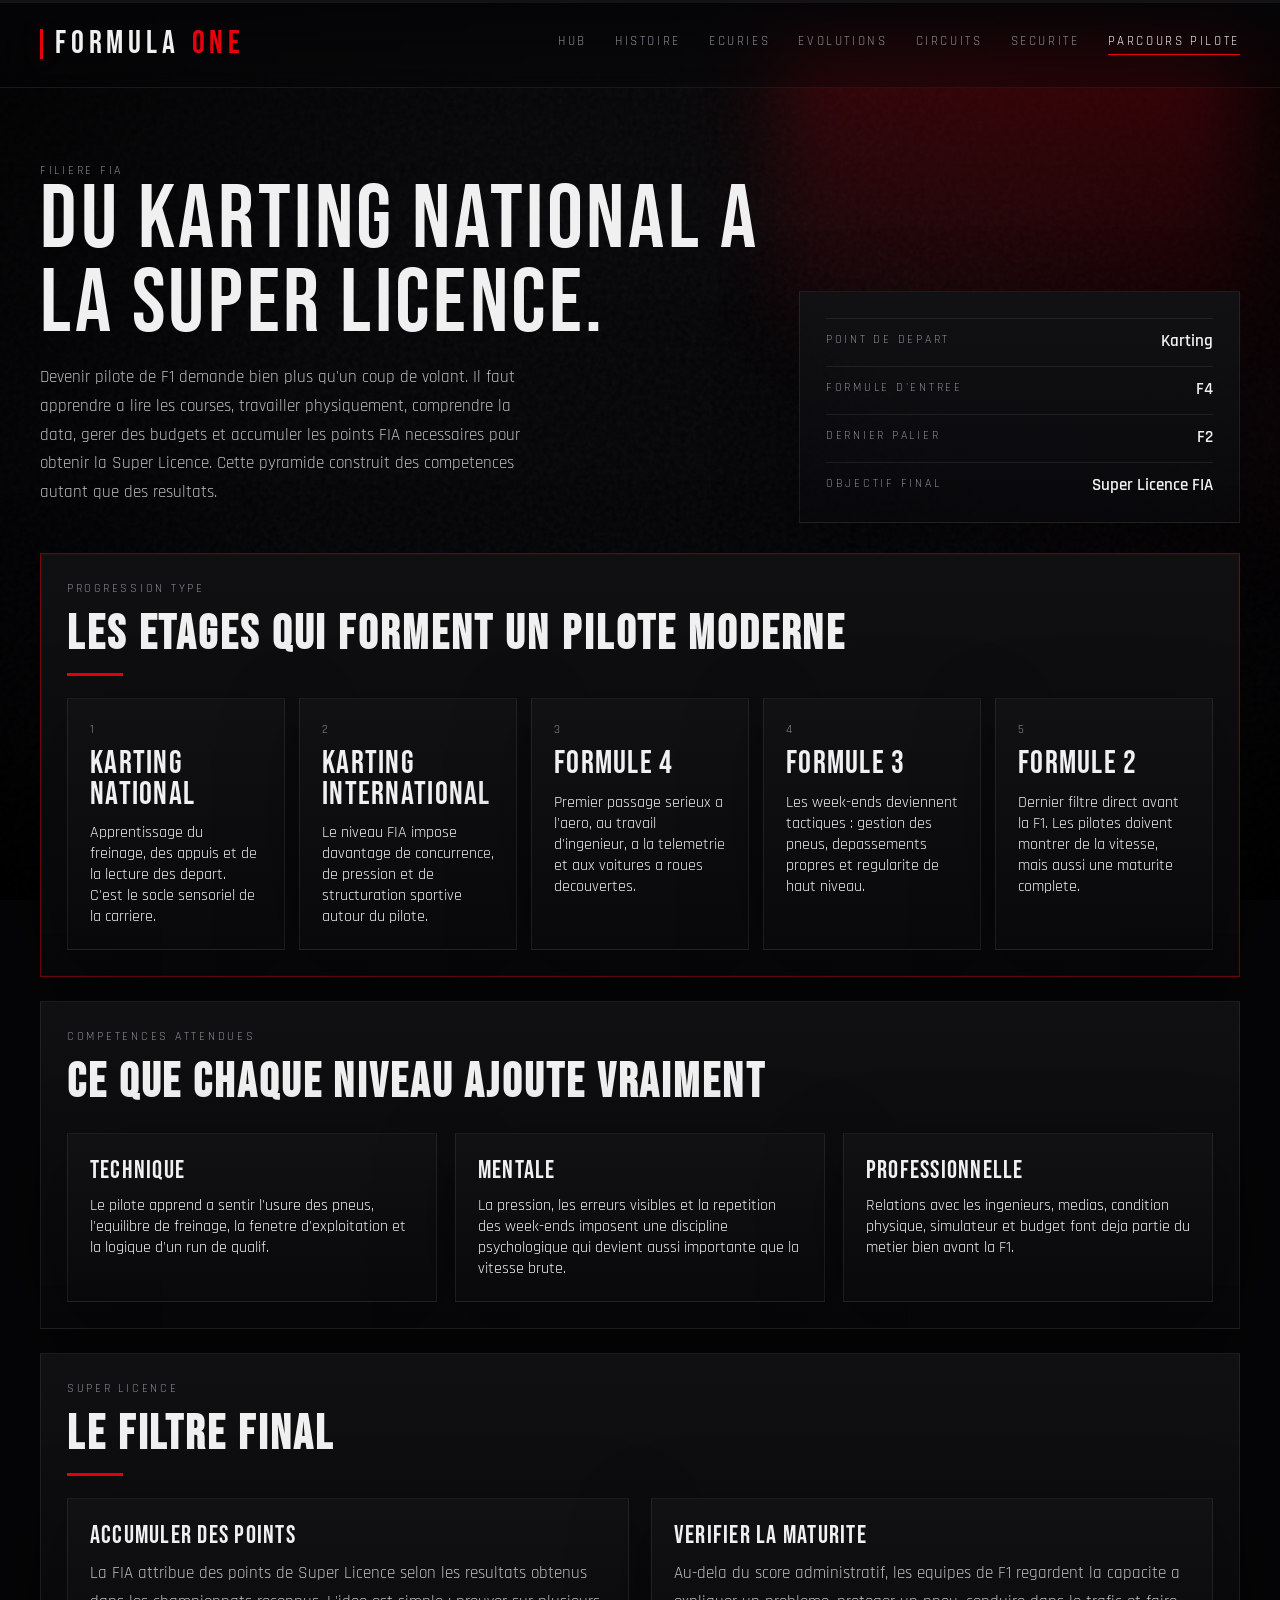
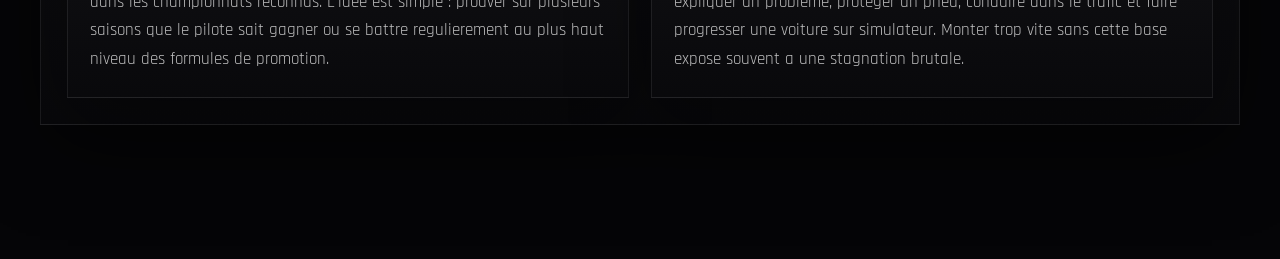
<file: pages/amateur.html>
<!DOCTYPE html>
<html lang="fr">
<head>
  <meta charset="UTF-8" />
  <meta name="viewport" content="width=device-width, initial-scale=1.0" />
  <title>F1 2026 | Parcours Pilote</title>
  <link rel="preconnect" href="https://fonts.googleapis.com" />
  <link rel="preconnect" href="https://fonts.gstatic.com" crossorigin />
  <link href="https://fonts.googleapis.com/css2?family=Bebas+Neue&family=Rajdhani:wght@300;400;500;600;700&display=swap" rel="stylesheet" />
  <link rel="stylesheet" href="../style.css" />
</head>
<body class="page-body">
  <header class="site-header">
    <a class="logo" href="../index.html"><span class="logo-stripe"></span>FORMULA <span>ONE</span></a>
    <nav class="site-nav">
      <a href="../index.html">Hub</a>
      <a href="histoire.html">Histoire</a>
      <a href="ecuries.html">Ecuries</a>
      <a href="evolutions.html">Evolutions</a>
      <a href="circuits.html">Circuits</a>
      <a href="crashs.html">Securite</a>
      <a href="amateur.html" aria-current="page">Parcours pilote</a>
    </nav>
  </header>

  <div class="page-shell">
    <main class="page-main">
      <section class="hero-grid">
        <div class="hero-copy">
          <p class="eyebrow">Filiere FIA</p>
          <h1>Du karting national a la Super Licence.</h1>
          <p class="page-intro">
            Devenir pilote de F1 demande bien plus qu'un coup de volant. Il faut apprendre a lire les courses,
            travailler physiquement, comprendre la data, gerer des budgets et accumuler les points FIA necessaires
            pour obtenir la Super Licence. Cette pyramide construit des competences autant que des resultats.
          </p>
        </div>
        <aside class="hero-panel section-shell">
          <div class="hero-meta">
            <div class="meta-row"><span class="eyebrow">Point de depart</span><strong>Karting</strong></div>
            <div class="meta-row"><span class="eyebrow">Formule d'entree</span><strong>F4</strong></div>
            <div class="meta-row"><span class="eyebrow">Dernier palier</span><strong>F2</strong></div>
            <div class="meta-row"><span class="eyebrow">Objectif final</span><strong>Super Licence FIA</strong></div>
          </div>
        </aside>
      </section>

      <section class="content-stack">
        <article class="section-shell">
          <div class="section-head">
            <p class="section-kicker">Progression type</p>
            <h2 class="section-title">Les etages qui forment un pilote moderne</h2>
            <div class="section-rule"></div>
          </div>
          <div class="path-grid">
            <div class="path-step">
              <p class="section-kicker">1</p>
              <strong>Karting national</strong>
              <p>Apprentissage du freinage, des appuis et de la lecture des depart. C'est le socle sensoriel de la carriere.</p>
            </div>
            <div class="path-step">
              <p class="section-kicker">2</p>
              <strong>Karting international</strong>
              <p>Le niveau FIA impose davantage de concurrence, de pression et de structuration sportive autour du pilote.</p>
            </div>
            <div class="path-step">
              <p class="section-kicker">3</p>
              <strong>Formule 4</strong>
              <p>Premier passage serieux a l'aero, au travail d'ingenieur, a la telemetrie et aux voitures a roues decouvertes.</p>
            </div>
            <div class="path-step">
              <p class="section-kicker">4</p>
              <strong>Formule 3</strong>
              <p>Les week-ends deviennent tactiques : gestion des pneus, depassements propres et regularite de haut niveau.</p>
            </div>
            <div class="path-step">
              <p class="section-kicker">5</p>
              <strong>Formule 2</strong>
              <p>Dernier filtre direct avant la F1. Les pilotes doivent montrer de la vitesse, mais aussi une maturite complete.</p>
            </div>
          </div>
        </article>

        <article class="section-shell">
          <div class="section-head">
            <p class="section-kicker">Competences attendues</p>
            <h2 class="section-title">Ce que chaque niveau ajoute vraiment</h2>
          </div>
          <div class="three-col">
            <div class="info-card">
              <h3>Technique</h3>
              <p>Le pilote apprend a sentir l'usure des pneus, l'equilibre de freinage, la fenetre d'exploitation et la logique d'un run de qualif.</p>
            </div>
            <div class="info-card">
              <h3>Mentale</h3>
              <p>La pression, les erreurs visibles et la repetition des week-ends imposent une discipline psychologique qui devient aussi importante que la vitesse brute.</p>
            </div>
            <div class="info-card">
              <h3>Professionnelle</h3>
              <p>Relations avec les ingenieurs, medias, condition physique, simulateur et budget font deja partie du metier bien avant la F1.</p>
            </div>
          </div>
        </article>

        <article class="section-shell">
          <div class="section-head">
            <p class="section-kicker">Super Licence</p>
            <h2 class="section-title">Le filtre final</h2>
            <div class="section-rule"></div>
          </div>
          <div class="two-col">
            <div class="comparison-card">
              <h3>Accumuler des points</h3>
              <p>
                La FIA attribue des points de Super Licence selon les resultats obtenus dans les championnats
                reconnus. L'idee est simple : prouver sur plusieurs saisons que le pilote sait gagner ou se battre
                regulierement au plus haut niveau des formules de promotion.
              </p>
            </div>
            <div class="comparison-card">
              <h3>Verifier la maturite</h3>
              <p>
                Au-dela du score administratif, les equipes de F1 regardent la capacite a expliquer un probleme,
                proteger un pneu, conduire dans le trafic et faire progresser une voiture sur simulateur. Monter
                trop vite sans cette base expose souvent a une stagnation brutale.
              </p>
            </div>
          </div>
        </article>
      </section>

      <div class="footer-return">
        <span>La F1 recrute des pilotes complets, pas seulement des polemen</span>
        <a class="button-secondary" href="../index.html">Revenir au hub central</a>
      </div>
    </main>
  </div>
  <script src="../app.js"></script>
</body>
</html>
</file>
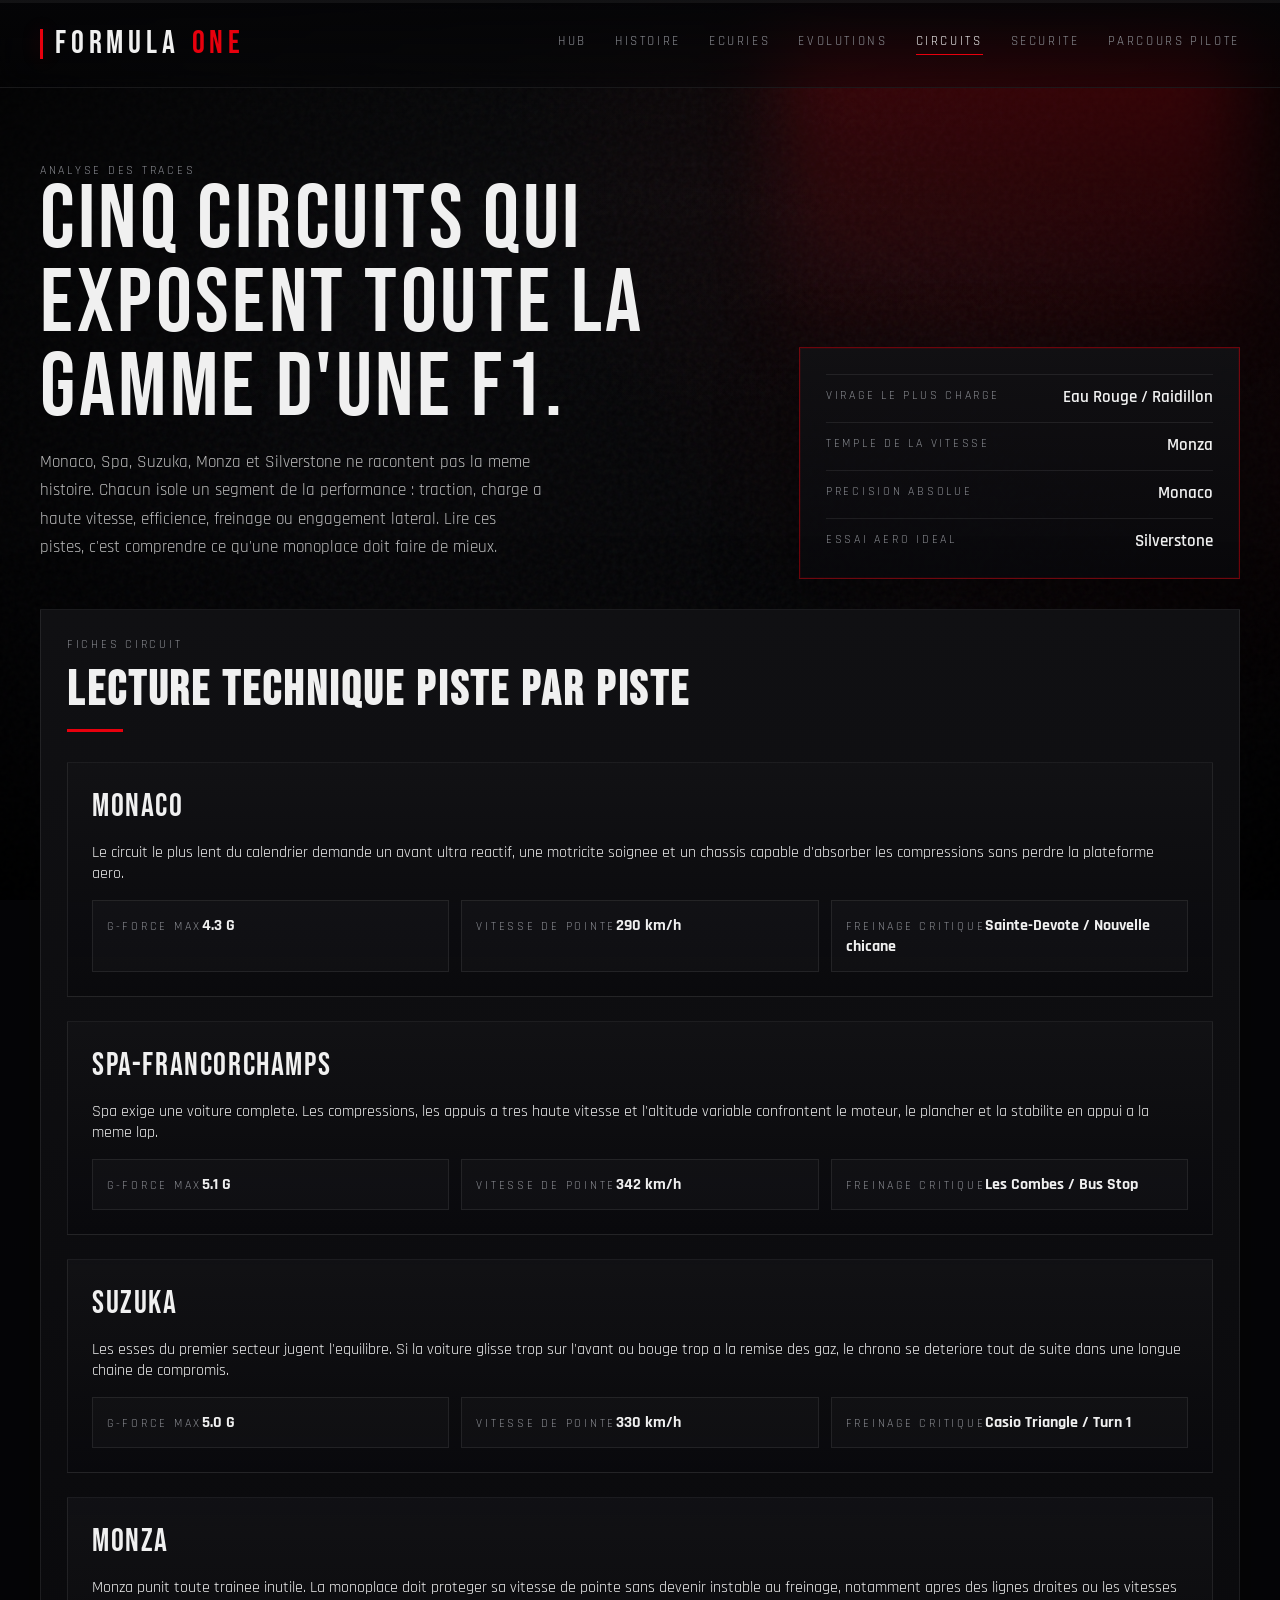
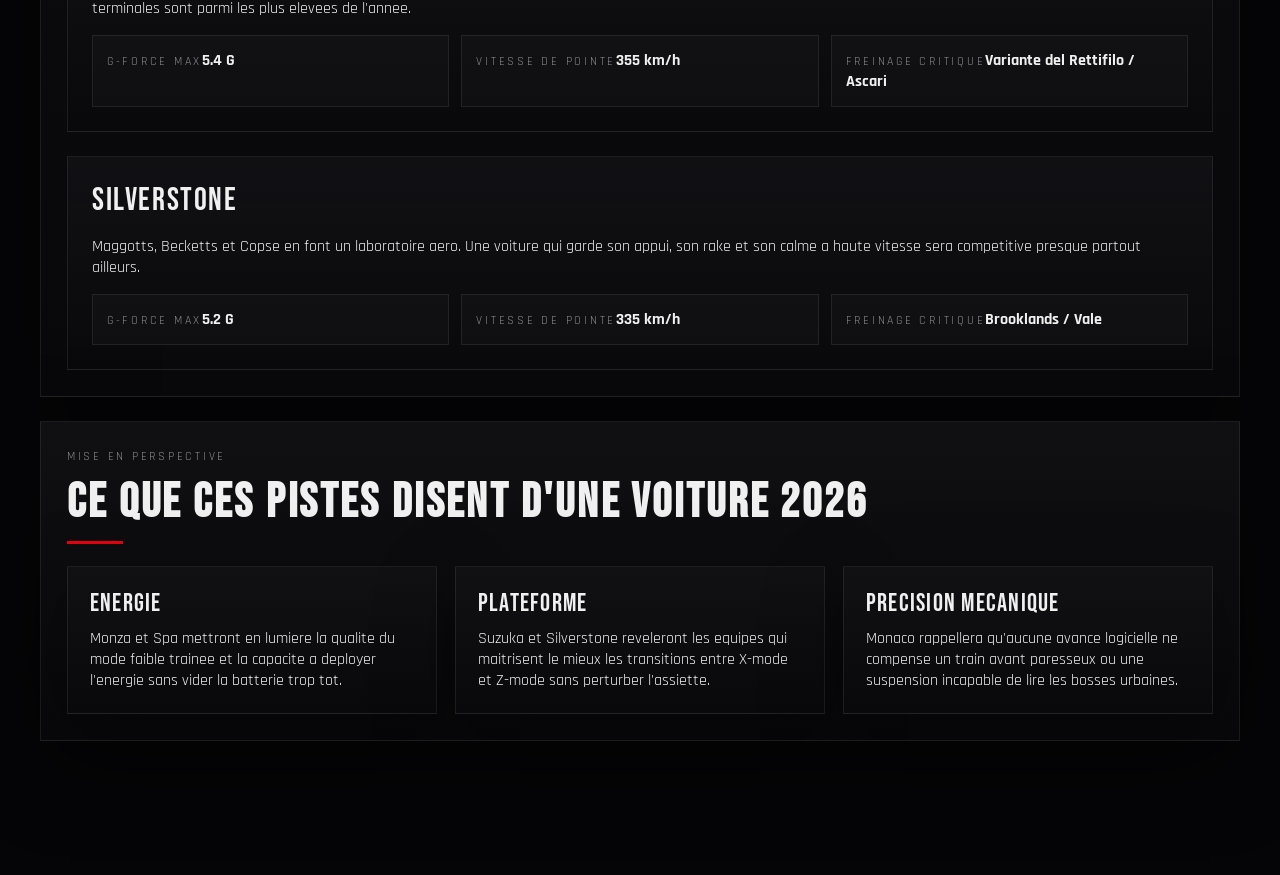
<file: pages/circuits.html>
<!DOCTYPE html>
<html lang="fr">
<head>
  <meta charset="UTF-8" />
  <meta name="viewport" content="width=device-width, initial-scale=1.0" />
  <title>F1 2026 | Circuits</title>
  <link rel="preconnect" href="https://fonts.googleapis.com" />
  <link rel="preconnect" href="https://fonts.gstatic.com" crossorigin />
  <link href="https://fonts.googleapis.com/css2?family=Bebas+Neue&family=Rajdhani:wght@300;400;500;600;700&display=swap" rel="stylesheet" />
  <link rel="stylesheet" href="../style.css" />
</head>
<body class="page-body">
  <header class="site-header">
    <a class="logo" href="../index.html"><span class="logo-stripe"></span>FORMULA <span>ONE</span></a>
    <nav class="site-nav">
      <a href="../index.html">Hub</a>
      <a href="histoire.html">Histoire</a>
      <a href="ecuries.html">Ecuries</a>
      <a href="evolutions.html">Evolutions</a>
      <a href="circuits.html" aria-current="page">Circuits</a>
      <a href="crashs.html">Securite</a>
      <a href="amateur.html">Parcours pilote</a>
    </nav>
  </header>

  <div class="page-shell">
    <main class="page-main">
      <section class="hero-grid">
        <div class="hero-copy">
          <p class="eyebrow">Analyse des traces</p>
          <h1>Cinq circuits qui exposent toute la gamme d'une F1.</h1>
          <p class="page-intro">
            Monaco, Spa, Suzuka, Monza et Silverstone ne racontent pas la meme histoire. Chacun isole un
            segment de la performance : traction, charge a haute vitesse, efficience, freinage ou engagement
            lateral. Lire ces pistes, c'est comprendre ce qu'une monoplace doit faire de mieux.
          </p>
        </div>
        <aside class="hero-panel section-shell">
          <div class="hero-meta">
            <div class="meta-row"><span class="eyebrow">Virage le plus charge</span><strong>Eau Rouge / Raidillon</strong></div>
            <div class="meta-row"><span class="eyebrow">Temple de la vitesse</span><strong>Monza</strong></div>
            <div class="meta-row"><span class="eyebrow">Precision absolue</span><strong>Monaco</strong></div>
            <div class="meta-row"><span class="eyebrow">Essai aero ideal</span><strong>Silverstone</strong></div>
          </div>
        </aside>
      </section>

      <section class="content-stack">
        <article class="section-shell">
          <div class="section-head">
            <p class="section-kicker">Fiches circuit</p>
            <h2 class="section-title">Lecture technique piste par piste</h2>
            <div class="section-rule"></div>
          </div>
          <div class="content-stack">
            <div class="track-card">
              <h3>Monaco</h3>
              <p>Le circuit le plus lent du calendrier demande un avant ultra reactif, une motricite soignee et un chassis capable d'absorber les compressions sans perdre la plateforme aero.</p>
              <div class="track-meta">
                <div><span class="stat-label">G-Force max</span><strong>4.3 G</strong></div>
                <div><span class="stat-label">Vitesse de pointe</span><strong>290 km/h</strong></div>
                <div><span class="stat-label">Freinage critique</span><strong>Sainte-Devote / Nouvelle chicane</strong></div>
              </div>
            </div>

            <div class="track-card">
              <h3>Spa-Francorchamps</h3>
              <p>Spa exige une voiture complete. Les compressions, les appuis a tres haute vitesse et l'altitude variable confrontent le moteur, le plancher et la stabilite en appui a la meme lap.</p>
              <div class="track-meta">
                <div><span class="stat-label">G-Force max</span><strong>5.1 G</strong></div>
                <div><span class="stat-label">Vitesse de pointe</span><strong>342 km/h</strong></div>
                <div><span class="stat-label">Freinage critique</span><strong>Les Combes / Bus Stop</strong></div>
              </div>
            </div>

            <div class="track-card">
              <h3>Suzuka</h3>
              <p>Les esses du premier secteur jugent l'equilibre. Si la voiture glisse trop sur l'avant ou bouge trop a la remise des gaz, le chrono se deteriore tout de suite dans une longue chaine de compromis.</p>
              <div class="track-meta">
                <div><span class="stat-label">G-Force max</span><strong>5.0 G</strong></div>
                <div><span class="stat-label">Vitesse de pointe</span><strong>330 km/h</strong></div>
                <div><span class="stat-label">Freinage critique</span><strong>Casio Triangle / Turn 1</strong></div>
              </div>
            </div>

            <div class="track-card">
              <h3>Monza</h3>
              <p>Monza punit toute trainee inutile. La monoplace doit proteger sa vitesse de pointe sans devenir instable au freinage, notamment apres des lignes droites ou les vitesses terminales sont parmi les plus elevees de l'annee.</p>
              <div class="track-meta">
                <div><span class="stat-label">G-Force max</span><strong>5.4 G</strong></div>
                <div><span class="stat-label">Vitesse de pointe</span><strong>355 km/h</strong></div>
                <div><span class="stat-label">Freinage critique</span><strong>Variante del Rettifilo / Ascari</strong></div>
              </div>
            </div>

            <div class="track-card">
              <h3>Silverstone</h3>
              <p>Maggotts, Becketts et Copse en font un laboratoire aero. Une voiture qui garde son appui, son rake et son calme a haute vitesse sera competitive presque partout ailleurs.</p>
              <div class="track-meta">
                <div><span class="stat-label">G-Force max</span><strong>5.2 G</strong></div>
                <div><span class="stat-label">Vitesse de pointe</span><strong>335 km/h</strong></div>
                <div><span class="stat-label">Freinage critique</span><strong>Brooklands / Vale</strong></div>
              </div>
            </div>
          </div>
        </article>

        <article class="section-shell">
          <div class="section-head">
            <p class="section-kicker">Mise en perspective</p>
            <h2 class="section-title">Ce que ces pistes disent d'une voiture 2026</h2>
            <div class="section-rule"></div>
          </div>
          <div class="three-col">
            <div class="info-card">
              <h3>Energie</h3>
              <p>Monza et Spa mettront en lumiere la qualite du mode faible trainee et la capacite a deployer l'energie sans vider la batterie trop tot.</p>
            </div>
            <div class="info-card">
              <h3>Plateforme</h3>
              <p>Suzuka et Silverstone reveleront les equipes qui maitrisent le mieux les transitions entre X-mode et Z-mode sans perturber l'assiette.</p>
            </div>
            <div class="info-card">
              <h3>Precision mecanique</h3>
              <p>Monaco rappellera qu'aucune avance logicielle ne compense un train avant paresseux ou une suspension incapable de lire les bosses urbaines.</p>
            </div>
          </div>
        </article>
      </section>

      <div class="footer-return">
        <span>Chaque circuit isole une facette de la monoplace moderne</span>
        <a class="button-secondary" href="crashs.html">Passer au dossier securite</a>
      </div>
    </main>
  </div>
  <script src="../app.js"></script>
</body>
</html>
</file>
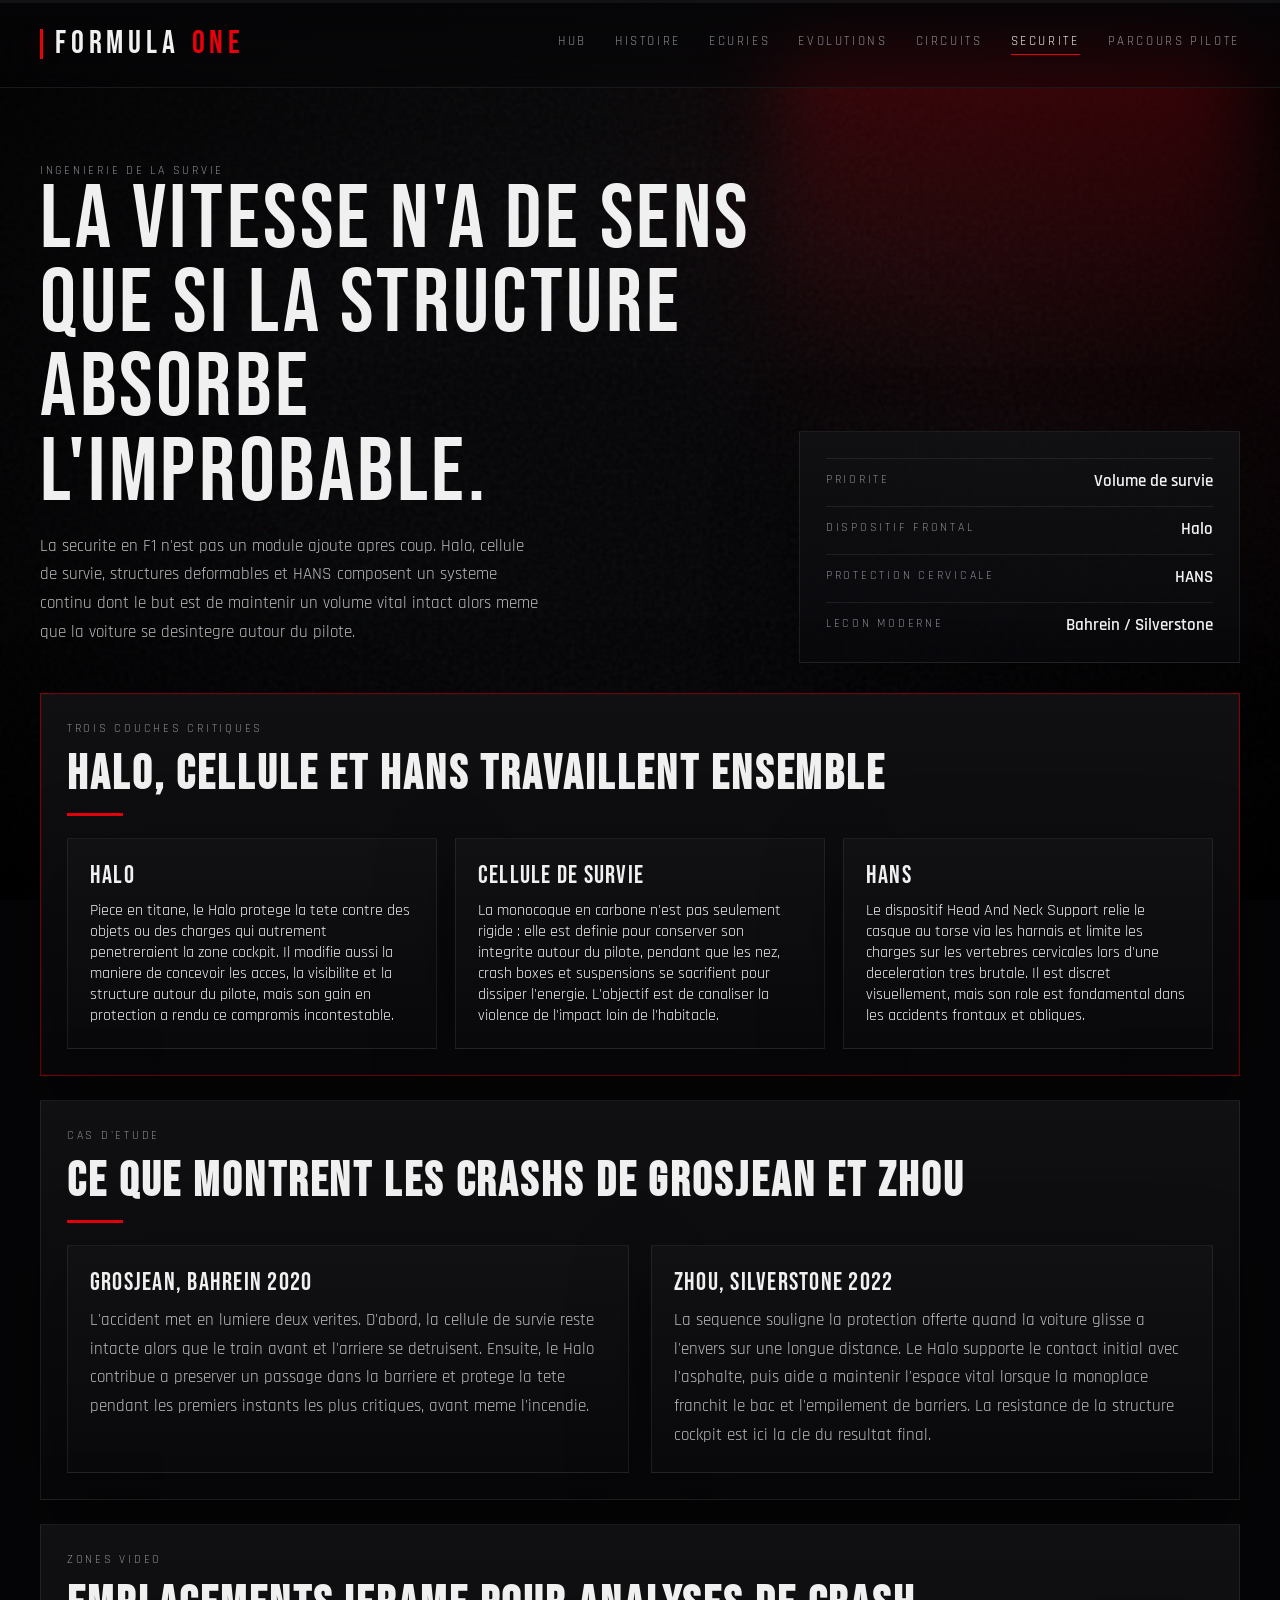
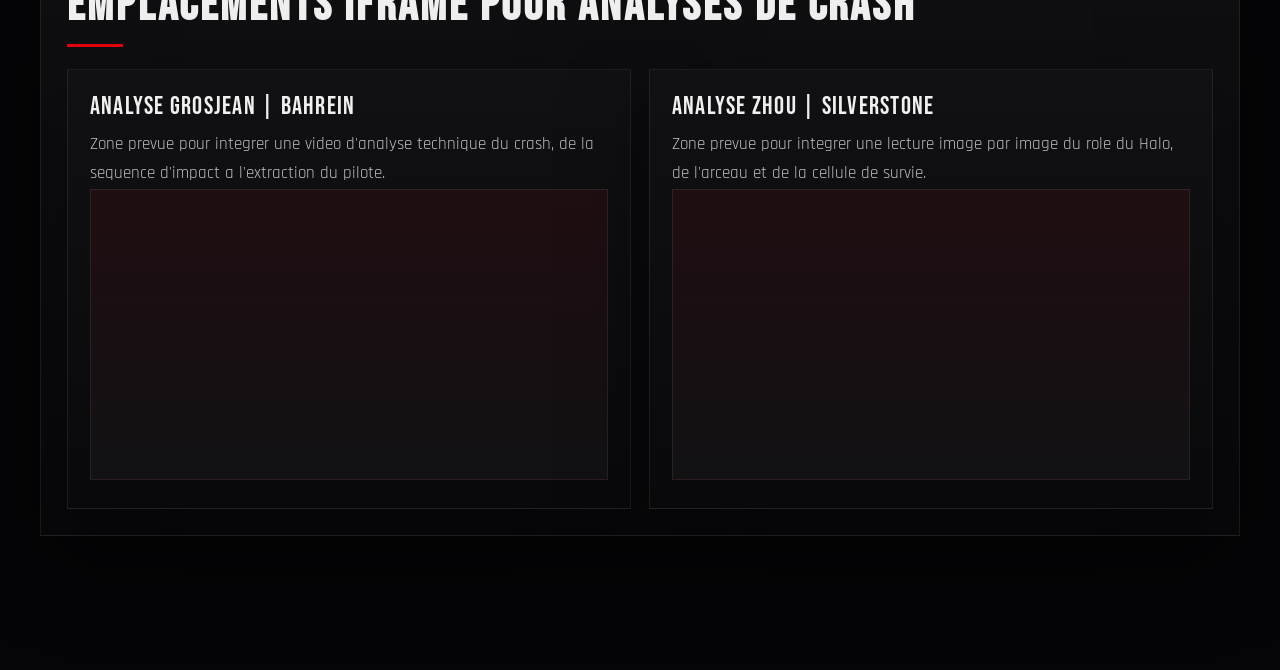
<file: pages/crashs.html>
<!DOCTYPE html>
<html lang="fr">
<head>
  <meta charset="UTF-8" />
  <meta name="viewport" content="width=device-width, initial-scale=1.0" />
  <title>F1 2026 | Securite</title>
  <link rel="preconnect" href="https://fonts.googleapis.com" />
  <link rel="preconnect" href="https://fonts.gstatic.com" crossorigin />
  <link href="https://fonts.googleapis.com/css2?family=Bebas+Neue&family=Rajdhani:wght@300;400;500;600;700&display=swap" rel="stylesheet" />
  <link rel="stylesheet" href="../style.css" />
</head>
<body class="page-body">
  <header class="site-header">
    <a class="logo" href="../index.html"><span class="logo-stripe"></span>FORMULA <span>ONE</span></a>
    <nav class="site-nav">
      <a href="../index.html">Hub</a>
      <a href="histoire.html">Histoire</a>
      <a href="ecuries.html">Ecuries</a>
      <a href="evolutions.html">Evolutions</a>
      <a href="circuits.html">Circuits</a>
      <a href="crashs.html" aria-current="page">Securite</a>
      <a href="amateur.html">Parcours pilote</a>
    </nav>
  </header>

  <div class="page-shell">
    <main class="page-main">
      <section class="hero-grid">
        <div class="hero-copy">
          <p class="eyebrow">Ingenierie de la survie</p>
          <h1>La vitesse n'a de sens que si la structure absorbe l'improbable.</h1>
          <p class="page-intro">
            La securite en F1 n'est pas un module ajoute apres coup. Halo, cellule de survie, structures
            deformables et HANS composent un systeme continu dont le but est de maintenir un volume vital
            intact alors meme que la voiture se desintegre autour du pilote.
          </p>
        </div>
        <aside class="hero-panel section-shell">
          <div class="hero-meta">
            <div class="meta-row"><span class="eyebrow">Priorite</span><strong>Volume de survie</strong></div>
            <div class="meta-row"><span class="eyebrow">Dispositif frontal</span><strong>Halo</strong></div>
            <div class="meta-row"><span class="eyebrow">Protection cervicale</span><strong>HANS</strong></div>
            <div class="meta-row"><span class="eyebrow">Lecon moderne</span><strong>Bahrein / Silverstone</strong></div>
          </div>
        </aside>
      </section>

      <section class="content-stack">
        <article class="section-shell">
          <div class="section-head">
            <p class="section-kicker">Trois couches critiques</p>
            <h2 class="section-title">Halo, cellule et HANS travaillent ensemble</h2>
            <div class="section-rule"></div>
          </div>
          <div class="three-col">
            <div class="info-card">
              <h3>Halo</h3>
              <p>
                Piece en titane, le Halo protege la tete contre des objets ou des charges qui autrement
                penetreraient la zone cockpit. Il modifie aussi la maniere de concevoir les acces, la visibilite
                et la structure autour du pilote, mais son gain en protection a rendu ce compromis incontestable.
              </p>
            </div>
            <div class="info-card">
              <h3>Cellule de survie</h3>
              <p>
                La monocoque en carbone n'est pas seulement rigide : elle est definie pour conserver son integrite
                autour du pilote, pendant que les nez, crash boxes et suspensions se sacrifient pour dissiper
                l'energie. L'objectif est de canaliser la violence de l'impact loin de l'habitacle.
              </p>
            </div>
            <div class="info-card">
              <h3>HANS</h3>
              <p>
                Le dispositif Head And Neck Support relie le casque au torse via les harnais et limite les charges
                sur les vertebres cervicales lors d'une deceleration tres brutale. Il est discret visuellement,
                mais son role est fondamental dans les accidents frontaux et obliques.
              </p>
            </div>
          </div>
        </article>

        <article class="section-shell">
          <div class="section-head">
            <p class="section-kicker">Cas d'etude</p>
            <h2 class="section-title">Ce que montrent les crashs de Grosjean et Zhou</h2>
            <div class="section-rule"></div>
          </div>
          <div class="two-col">
            <div class="comparison-card">
              <h3>Grosjean, Bahrein 2020</h3>
              <p>
                L'accident met en lumiere deux verites. D'abord, la cellule de survie reste intacte alors que le
                train avant et l'arriere se detruisent. Ensuite, le Halo contribue a preserver un passage dans la
                barriere et protege la tete pendant les premiers instants les plus critiques, avant meme l'incendie.
              </p>
            </div>
            <div class="comparison-card">
              <h3>Zhou, Silverstone 2022</h3>
              <p>
                La sequence souligne la protection offerte quand la voiture glisse a l'envers sur une longue distance.
                Le Halo supporte le contact initial avec l'asphalte, puis aide a maintenir l'espace vital lorsque la
                monoplace franchit le bac et l'empilement de barriers. La resistance de la structure cockpit est ici
                la cle du resultat final.
              </p>
            </div>
          </div>
        </article>

        <article class="section-shell">
          <div class="section-head">
            <p class="section-kicker">Zones video</p>
            <h2 class="section-title">Emplacements iframe pour analyses de crash</h2>
            <div class="section-rule"></div>
          </div>
          <div class="video-grid">
            <div class="video-card">
              <h3>Analyse Grosjean | Bahrein</h3>
              <p>Zone prevue pour integrer une video d'analyse technique du crash, de la sequence d'impact a l'extraction du pilote.</p>
              <iframe
                class="video-frame"
                src="https://www.youtube.com/embed/EyTeDaiUL6s"
                title="Analyse du crash de Romain Grosjean a Bahrein"
                loading="lazy"
                referrerpolicy="strict-origin-when-cross-origin"
                allow="accelerometer; autoplay; clipboard-write; encrypted-media; gyroscope; picture-in-picture; web-share"
                allowfullscreen></iframe>
            </div>
            <div class="video-card">
              <h3>Analyse Zhou | Silverstone</h3>
              <p>Zone prevue pour integrer une lecture image par image du role du Halo, de l'arceau et de la cellule de survie.</p>
              <iframe
                class="video-frame"
                src="https://www.youtube.com/embed/tVXCwuvQz1U"
                title="Analyse du crash de Zhou Guanyu a Silverstone"
                loading="lazy"
                referrerpolicy="strict-origin-when-cross-origin"
                allow="accelerometer; autoplay; clipboard-write; encrypted-media; gyroscope; picture-in-picture; web-share"
                allowfullscreen></iframe>
            </div>
          </div>
        </article>
      </section>

      <div class="footer-return">
        <span>La securite F1 moderne repose sur la redondance structurelle</span>
        <a class="button-secondary" href="amateur.html">Voir le parcours jusqu'a la Super Licence</a>
      </div>
    </main>
  </div>
  <script src="../app.js"></script>
</body>
</html>
</file>
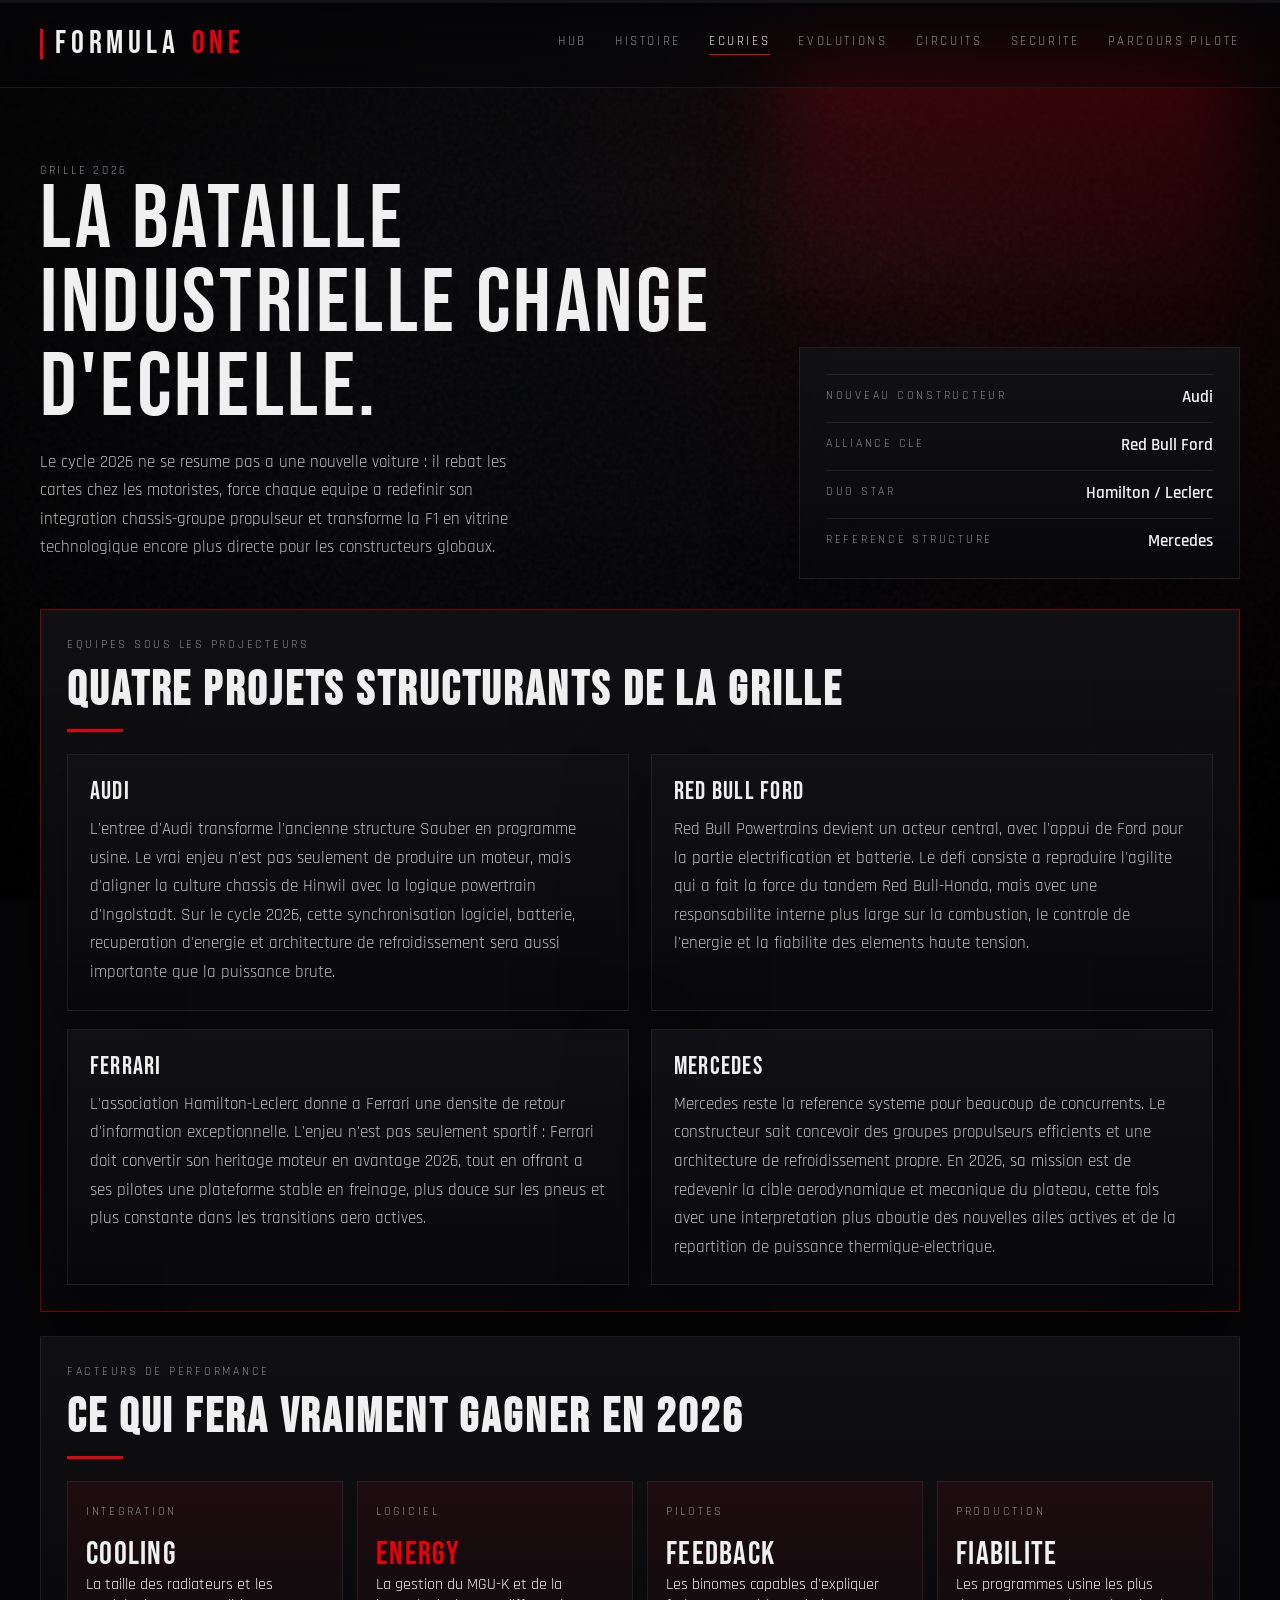
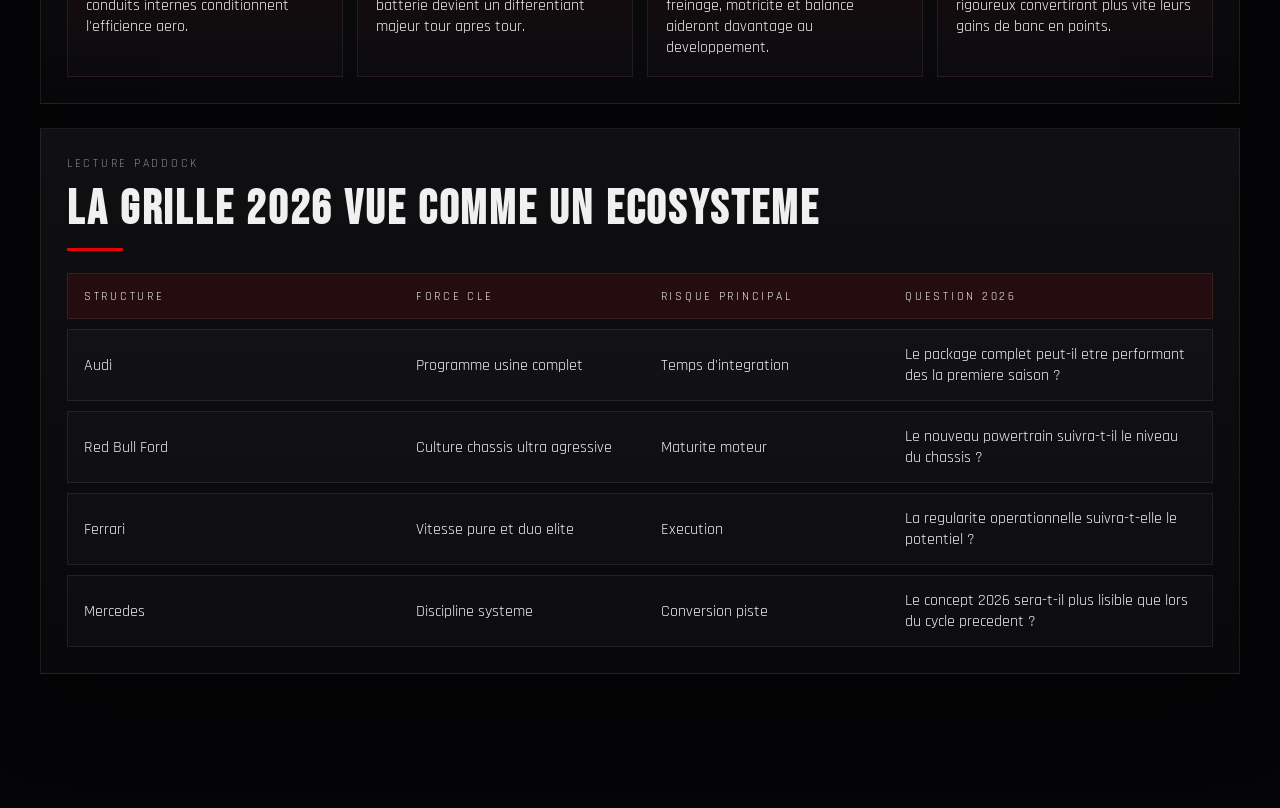
<file: pages/ecuries.html>
<!DOCTYPE html>
<html lang="fr">
<head>
  <meta charset="UTF-8" />
  <meta name="viewport" content="width=device-width, initial-scale=1.0" />
  <title>F1 2026 | Ecuries</title>
  <link rel="preconnect" href="https://fonts.googleapis.com" />
  <link rel="preconnect" href="https://fonts.gstatic.com" crossorigin />
  <link href="https://fonts.googleapis.com/css2?family=Bebas+Neue&family=Rajdhani:wght@300;400;500;600;700&display=swap" rel="stylesheet" />
  <link rel="stylesheet" href="../style.css" />
</head>
<body class="page-body">
  <header class="site-header">
    <a class="logo" href="../index.html"><span class="logo-stripe"></span>FORMULA <span>ONE</span></a>
    <nav class="site-nav">
      <a href="../index.html">Hub</a>
      <a href="histoire.html">Histoire</a>
      <a href="ecuries.html" aria-current="page">Ecuries</a>
      <a href="evolutions.html">Evolutions</a>
      <a href="circuits.html">Circuits</a>
      <a href="crashs.html">Securite</a>
      <a href="amateur.html">Parcours pilote</a>
    </nav>
  </header>

  <div class="page-shell">
    <main class="page-main">
      <section class="hero-grid">
        <div class="hero-copy">
          <p class="eyebrow">Grille 2026</p>
          <h1>La bataille industrielle change d'echelle.</h1>
          <p class="page-intro">
            Le cycle 2026 ne se resume pas a une nouvelle voiture : il rebat les cartes chez les motoristes,
            force chaque equipe a redefinir son integration chassis-groupe propulseur et transforme la F1 en
            vitrine technologique encore plus directe pour les constructeurs globaux.
          </p>
        </div>
        <aside class="hero-panel section-shell">
          <div class="hero-meta">
            <div class="meta-row"><span class="eyebrow">Nouveau constructeur</span><strong>Audi</strong></div>
            <div class="meta-row"><span class="eyebrow">Alliance cle</span><strong>Red Bull Ford</strong></div>
            <div class="meta-row"><span class="eyebrow">Duo star</span><strong>Hamilton / Leclerc</strong></div>
            <div class="meta-row"><span class="eyebrow">Reference structure</span><strong>Mercedes</strong></div>
          </div>
        </aside>
      </section>

      <section class="content-stack">
        <article class="section-shell">
          <div class="section-head">
            <p class="section-kicker">Equipes sous les projecteurs</p>
            <h2 class="section-title">Quatre projets structurants de la grille</h2>
            <div class="section-rule"></div>
          </div>
          <div class="two-col">
            <div class="comparison-card">
              <h3>Audi</h3>
              <p>
                L'entree d'Audi transforme l'ancienne structure Sauber en programme usine. Le vrai enjeu n'est
                pas seulement de produire un moteur, mais d'aligner la culture chassis de Hinwil avec la logique
                powertrain d'Ingolstadt. Sur le cycle 2026, cette synchronisation logiciel, batterie,
                recuperation d'energie et architecture de refroidissement sera aussi importante que la puissance brute.
              </p>
            </div>
            <div class="comparison-card">
              <h3>Red Bull Ford</h3>
              <p>
                Red Bull Powertrains devient un acteur central, avec l'appui de Ford pour la partie electrification
                et batterie. Le defi consiste a reproduire l'agilite qui a fait la force du tandem Red Bull-Honda,
                mais avec une responsabilite interne plus large sur la combustion, le controle de l'energie et la
                fiabilite des elements haute tension.
              </p>
            </div>
            <div class="comparison-card">
              <h3>Ferrari</h3>
              <p>
                L'association Hamilton-Leclerc donne a Ferrari une densite de retour d'information exceptionnelle.
                L'enjeu n'est pas seulement sportif : Ferrari doit convertir son heritage moteur en avantage 2026,
                tout en offrant a ses pilotes une plateforme stable en freinage, plus douce sur les pneus et plus
                constante dans les transitions aero actives.
              </p>
            </div>
            <div class="comparison-card">
              <h3>Mercedes</h3>
              <p>
                Mercedes reste la reference systeme pour beaucoup de concurrents. Le constructeur sait concevoir des
                groupes propulseurs efficients et une architecture de refroidissement propre. En 2026, sa mission est
                de redevenir la cible aerodynamique et mecanique du plateau, cette fois avec une interpretation plus
                aboutie des nouvelles ailes actives et de la repartition de puissance thermique-electrique.
              </p>
            </div>
          </div>
        </article>

        <article class="section-shell">
          <div class="section-head">
            <p class="section-kicker">Facteurs de performance</p>
            <h2 class="section-title">Ce qui fera vraiment gagner en 2026</h2>
            <div class="section-rule"></div>
          </div>
          <div class="metrics-grid">
            <div class="metric-card"><span class="stat-label">Integration</span><span class="metric-value">Cooling</span><p>La taille des radiateurs et les conduits internes conditionnent l'efficience aero.</p></div>
            <div class="metric-card"><span class="stat-label">Logiciel</span><span class="metric-value accent">Energy</span><p>La gestion du MGU-K et de la batterie devient un differentiant majeur tour apres tour.</p></div>
            <div class="metric-card"><span class="stat-label">Pilotes</span><span class="metric-value">Feedback</span><p>Les binomes capables d'expliquer freinage, motricite et balance aideront davantage au developpement.</p></div>
            <div class="metric-card"><span class="stat-label">Production</span><span class="metric-value">Fiabilite</span><p>Les programmes usine les plus rigoureux convertiront plus vite leurs gains de banc en points.</p></div>
          </div>
        </article>

        <article class="section-shell">
          <div class="section-head">
            <p class="section-kicker">Lecture paddock</p>
            <h2 class="section-title">La grille 2026 vue comme un ecosysteme</h2>
            <div class="section-rule"></div>
          </div>
          <div class="data-table">
            <div class="table-row table-head">
              <div>Structure</div>
              <div>Force cle</div>
              <div>Risque principal</div>
              <div>Question 2026</div>
            </div>
            <div class="table-row">
              <div>Audi</div>
              <div>Programme usine complet</div>
              <div>Temps d'integration</div>
              <div>Le package complet peut-il etre performant des la premiere saison ?</div>
            </div>
            <div class="table-row">
              <div>Red Bull Ford</div>
              <div>Culture chassis ultra agressive</div>
              <div>Maturite moteur</div>
              <div>Le nouveau powertrain suivra-t-il le niveau du chassis ?</div>
            </div>
            <div class="table-row">
              <div>Ferrari</div>
              <div>Vitesse pure et duo elite</div>
              <div>Execution</div>
              <div>La regularite operationnelle suivra-t-elle le potentiel ?</div>
            </div>
            <div class="table-row">
              <div>Mercedes</div>
              <div>Discipline systeme</div>
              <div>Conversion piste</div>
              <div>Le concept 2026 sera-t-il plus lisible que lors du cycle precedent ?</div>
            </div>
          </div>
        </article>
      </section>

      <div class="footer-return">
        <span>La grille 2026 est autant une guerre de methodes qu'une guerre de pilotes</span>
        <a class="button-secondary" href="evolutions.html">Voir le cadre technique 2026</a>
      </div>
    </main>
  </div>
  <script src="../app.js"></script>
</body>
</html>
</file>
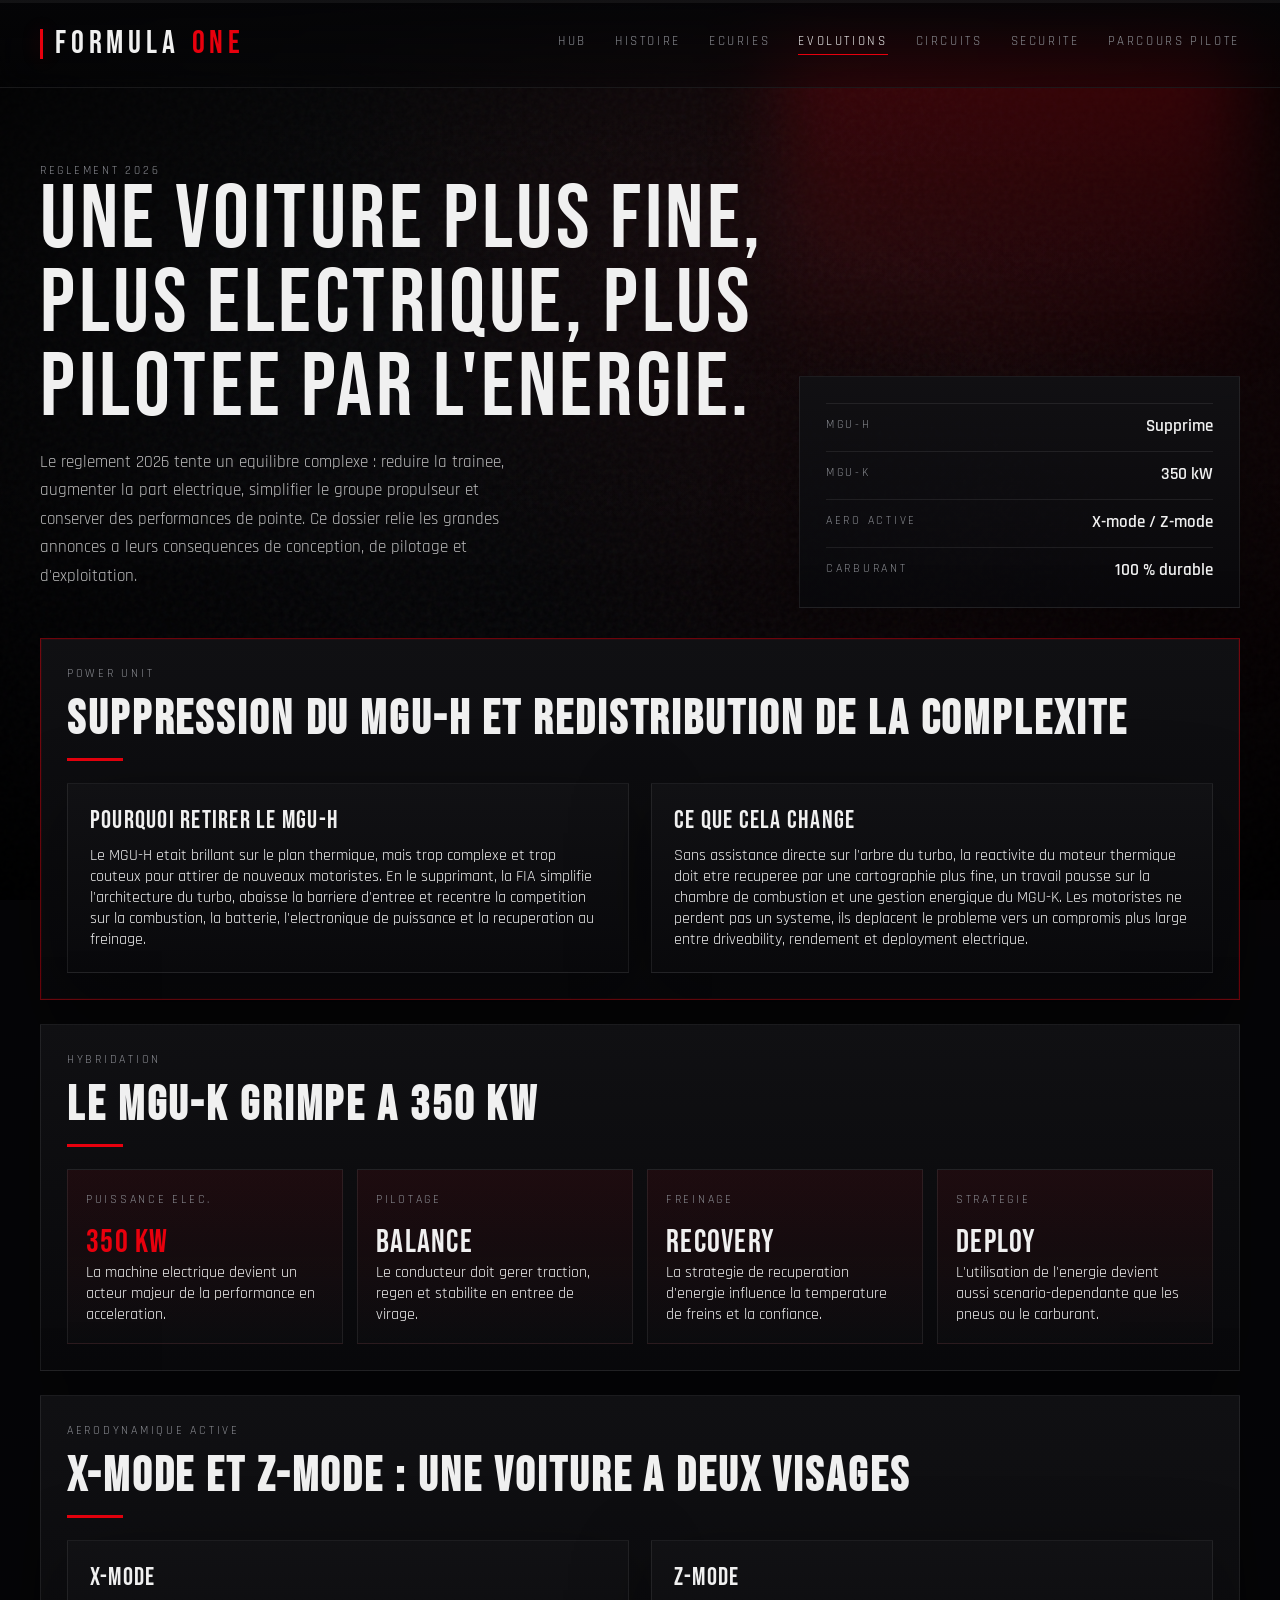
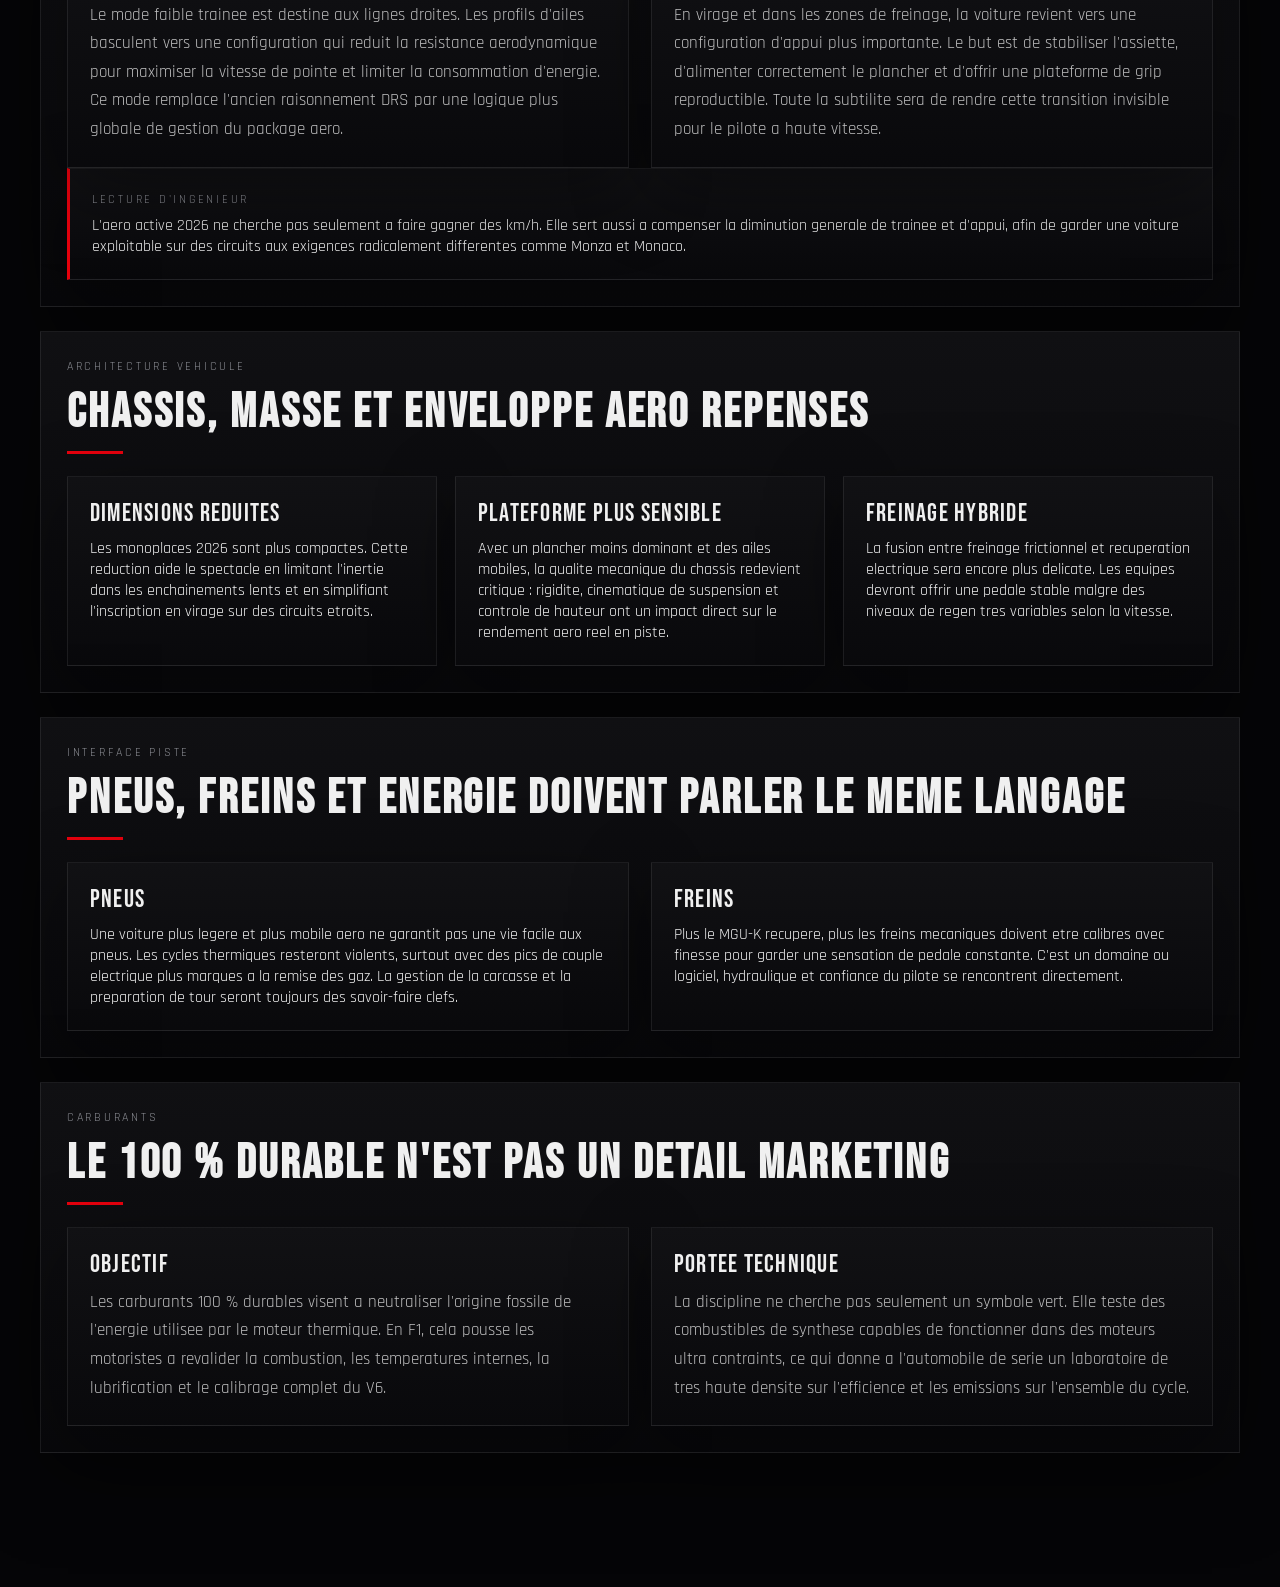
<file: pages/evolutions.html>
<!DOCTYPE html>
<html lang="fr">
<head>
  <meta charset="UTF-8" />
  <meta name="viewport" content="width=device-width, initial-scale=1.0" />
  <title>F1 2026 | Evolutions</title>
  <link rel="preconnect" href="https://fonts.googleapis.com" />
  <link rel="preconnect" href="https://fonts.gstatic.com" crossorigin />
  <link href="https://fonts.googleapis.com/css2?family=Bebas+Neue&family=Rajdhani:wght@300;400;500;600;700&display=swap" rel="stylesheet" />
  <link rel="stylesheet" href="../style.css" />
</head>
<body class="page-body">
  <header class="site-header">
    <a class="logo" href="../index.html"><span class="logo-stripe"></span>FORMULA <span>ONE</span></a>
    <nav class="site-nav">
      <a href="../index.html">Hub</a>
      <a href="histoire.html">Histoire</a>
      <a href="ecuries.html">Ecuries</a>
      <a href="evolutions.html" aria-current="page">Evolutions</a>
      <a href="circuits.html">Circuits</a>
      <a href="crashs.html">Securite</a>
      <a href="amateur.html">Parcours pilote</a>
    </nav>
  </header>

  <div class="page-shell">
    <main class="page-main">
      <section class="hero-grid">
        <div class="hero-copy">
          <p class="eyebrow">Reglement 2026</p>
          <h1>Une voiture plus fine, plus electrique, plus pilotee par l'energie.</h1>
          <p class="page-intro">
            Le reglement 2026 tente un equilibre complexe : reduire la trainee, augmenter la part electrique,
            simplifier le groupe propulseur et conserver des performances de pointe. Ce dossier relie les grandes
            annonces a leurs consequences de conception, de pilotage et d'exploitation.
          </p>
        </div>
        <aside class="hero-panel section-shell">
          <div class="hero-meta">
            <div class="meta-row"><span class="eyebrow">MGU-H</span><strong>Supprime</strong></div>
            <div class="meta-row"><span class="eyebrow">MGU-K</span><strong>350 kW</strong></div>
            <div class="meta-row"><span class="eyebrow">Aero active</span><strong>X-mode / Z-mode</strong></div>
            <div class="meta-row"><span class="eyebrow">Carburant</span><strong>100 % durable</strong></div>
          </div>
        </aside>
      </section>

      <section class="content-stack">
        <article class="section-shell" id="power-unit-2026">
          <div class="section-head">
            <p class="section-kicker">Power unit</p>
            <h2 class="section-title">Suppression du MGU-H et redistribution de la complexite</h2>
            <div class="section-rule"></div>
          </div>
          <div class="two-col">
            <div class="info-card">
              <h3>Pourquoi retirer le MGU-H</h3>
              <p>
                Le MGU-H etait brillant sur le plan thermique, mais trop complexe et trop couteux pour attirer
                de nouveaux motoristes. En le supprimant, la FIA simplifie l'architecture du turbo, abaisse la
                barriere d'entree et recentre la competition sur la combustion, la batterie, l'electronique de
                puissance et la recuperation au freinage.
              </p>
            </div>
            <div class="info-card">
              <h3>Ce que cela change</h3>
              <p>
                Sans assistance directe sur l'arbre du turbo, la reactivite du moteur thermique doit etre recuperee
                par une cartographie plus fine, un travail pousse sur la chambre de combustion et une gestion
                energique du MGU-K. Les motoristes ne perdent pas un systeme, ils deplacent le probleme vers un
                compromis plus large entre driveability, rendement et deployment electrique.
              </p>
            </div>
          </div>
        </article>

        <article class="section-shell">
          <div class="section-head">
            <p class="section-kicker">Hybridation</p>
            <h2 class="section-title">Le MGU-K grimpe a 350 kW</h2>
            <div class="section-rule"></div>
          </div>
          <div class="metrics-grid">
            <div class="metric-card"><span class="stat-label">Puissance elec.</span><span class="metric-value accent">350 kW</span><p>La machine electrique devient un acteur majeur de la performance en acceleration.</p></div>
            <div class="metric-card"><span class="stat-label">Pilotage</span><span class="metric-value">Balance</span><p>Le conducteur doit gerer traction, regen et stabilite en entree de virage.</p></div>
            <div class="metric-card"><span class="stat-label">Freinage</span><span class="metric-value">Recovery</span><p>La strategie de recuperation d'energie influence la temperature de freins et la confiance.</p></div>
            <div class="metric-card"><span class="stat-label">Strategie</span><span class="metric-value">Deploy</span><p>L'utilisation de l'energie devient aussi scenario-dependante que les pneus ou le carburant.</p></div>
          </div>
        </article>

        <article class="section-shell" id="aero-active">
          <div class="section-head">
            <p class="section-kicker">Aerodynamique active</p>
            <h2 class="section-title">X-mode et Z-mode : une voiture a deux visages</h2>
            <div class="section-rule"></div>
          </div>
          <div class="two-col">
            <div class="comparison-card">
              <h3>X-mode</h3>
              <p>
                Le mode faible trainee est destine aux lignes droites. Les profils d'ailes basculent vers une
                configuration qui reduit la resistance aerodynamique pour maximiser la vitesse de pointe et
                limiter la consommation d'energie. Ce mode remplace l'ancien raisonnement DRS par une logique
                plus globale de gestion du package aero.
              </p>
            </div>
            <div class="comparison-card">
              <h3>Z-mode</h3>
              <p>
                En virage et dans les zones de freinage, la voiture revient vers une configuration d'appui plus
                importante. Le but est de stabiliser l'assiette, d'alimenter correctement le plancher et d'offrir
                une plateforme de grip reproductible. Toute la subtilite sera de rendre cette transition invisible
                pour le pilote a haute vitesse.
              </p>
            </div>
          </div>
          <div class="quote-strip">
            <p class="eyebrow">Lecture d'ingenieur</p>
            <p>
              L'aero active 2026 ne cherche pas seulement a faire gagner des km/h. Elle sert aussi a compenser
              la diminution generale de trainee et d'appui, afin de garder une voiture exploitable sur des circuits
              aux exigences radicalement differentes comme Monza et Monaco.
            </p>
          </div>
        </article>

        <article class="section-shell" id="architecture-chassis">
          <div class="section-head">
            <p class="section-kicker">Architecture vehicule</p>
            <h2 class="section-title">Chassis, masse et enveloppe aero repenses</h2>
            <div class="section-rule"></div>
          </div>
          <div class="three-col">
            <div class="info-card">
              <h3>Dimensions reduites</h3>
              <p>
                Les monoplaces 2026 sont plus compactes. Cette reduction aide le spectacle en limitant l'inertie
                dans les enchainements lents et en simplifiant l'inscription en virage sur des circuits etroits.
              </p>
            </div>
            <div class="info-card">
              <h3>Plateforme plus sensible</h3>
              <p>
                Avec un plancher moins dominant et des ailes mobiles, la qualite mecanique du chassis redevient
                critique : rigidite, cinematique de suspension et controle de hauteur ont un impact direct sur le
                rendement aero reel en piste.
              </p>
            </div>
            <div class="info-card">
              <h3>Freinage hybride</h3>
              <p>
                La fusion entre freinage frictionnel et recuperation electrique sera encore plus delicate. Les
                equipes devront offrir une pedale stable malgre des niveaux de regen tres variables selon la vitesse.
              </p>
            </div>
          </div>
        </article>

        <article class="section-shell" id="pneus-et-freins">
          <div class="section-head">
            <p class="section-kicker">Interface piste</p>
            <h2 class="section-title">Pneus, freins et energie doivent parler le meme langage</h2>
            <div class="section-rule"></div>
          </div>
          <div class="two-col">
            <div class="info-card">
              <h3>Pneus</h3>
              <p>
                Une voiture plus legere et plus mobile aero ne garantit pas une vie facile aux pneus. Les cycles
                thermiques resteront violents, surtout avec des pics de couple electrique plus marques a la remise
                des gaz. La gestion de la carcasse et la preparation de tour seront toujours des savoir-faire clefs.
              </p>
            </div>
            <div class="info-card">
              <h3>Freins</h3>
              <p>
                Plus le MGU-K recupere, plus les freins mecaniques doivent etre calibres avec finesse pour garder
                une sensation de pedale constante. C'est un domaine ou logiciel, hydraulique et confiance du pilote
                se rencontrent directement.
              </p>
            </div>
          </div>
        </article>

        <article class="section-shell">
          <div class="section-head">
            <p class="section-kicker">Carburants</p>
            <h2 class="section-title">Le 100 % durable n'est pas un detail marketing</h2>
            <div class="section-rule"></div>
          </div>
          <div class="two-col">
            <div class="comparison-card">
              <h3>Objectif</h3>
              <p>
                Les carburants 100 % durables visent a neutraliser l'origine fossile de l'energie utilisee par
                le moteur thermique. En F1, cela pousse les motoristes a revalider la combustion, les temperatures
                internes, la lubrification et le calibrage complet du V6.
              </p>
            </div>
            <div class="comparison-card">
              <h3>Portee technique</h3>
              <p>
                La discipline ne cherche pas seulement un symbole vert. Elle teste des combustibles de synthese
                capables de fonctionner dans des moteurs ultra contraints, ce qui donne a l'automobile de serie
                un laboratoire de tres haute densite sur l'efficience et les emissions sur l'ensemble du cycle.
              </p>
            </div>
          </div>
        </article>
      </section>

      <div class="footer-return">
        <span>Les hotspots du modele 3D pointent vers les ancres de cette page</span>
        <a class="button-secondary" href="../index.html">Retour au hub 3D</a>
      </div>
    </main>
  </div>
  <script src="../app.js"></script>
</body>
</html>
</file>
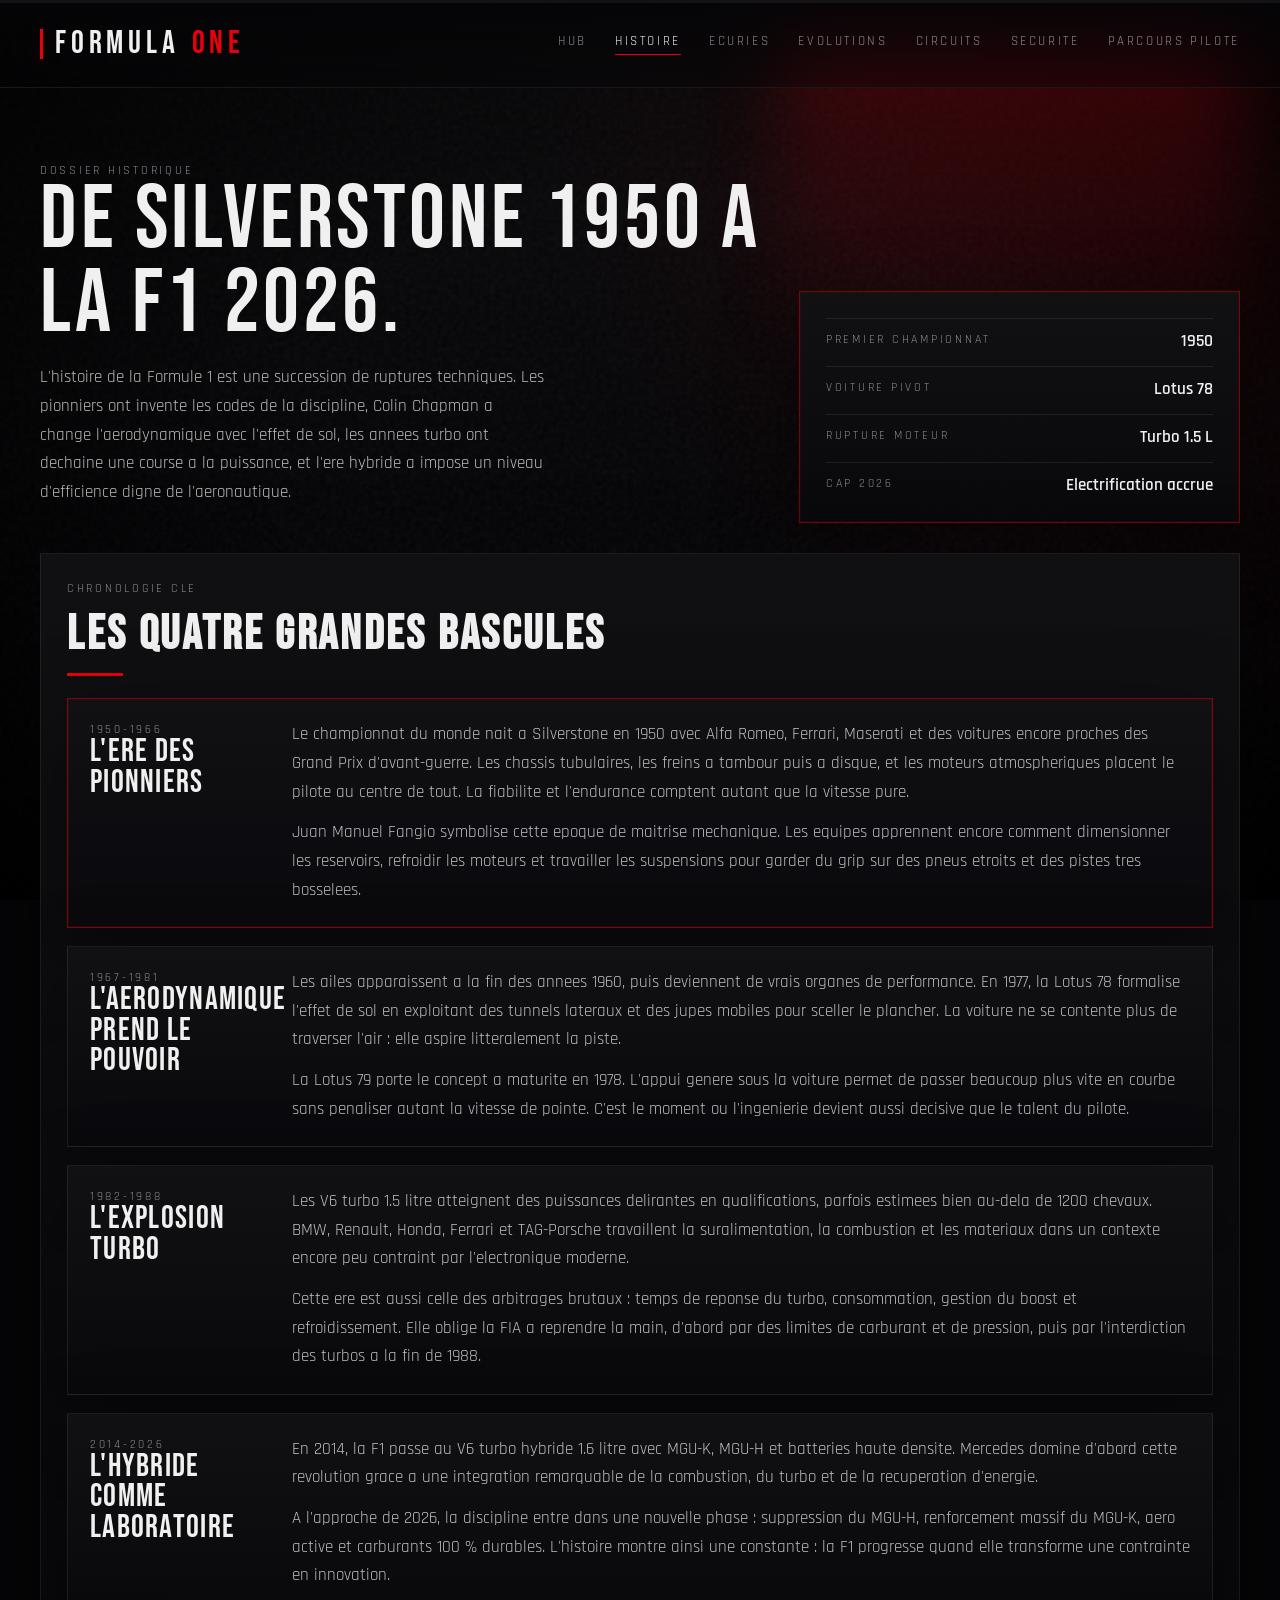
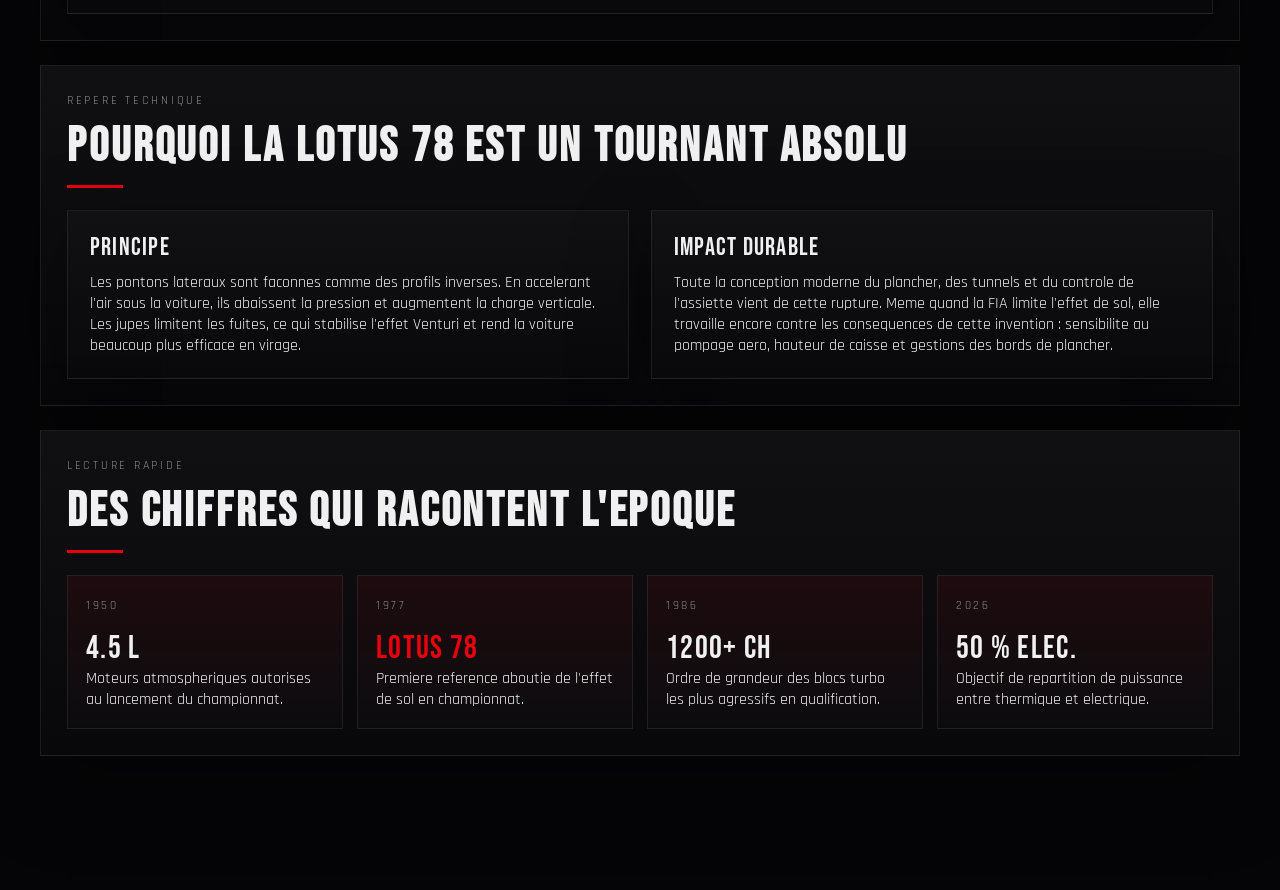
<file: pages/histoire.html>
<!DOCTYPE html>
<html lang="fr">
<head>
  <meta charset="UTF-8" />
  <meta name="viewport" content="width=device-width, initial-scale=1.0" />
  <title>F1 2026 | Histoire</title>
  <link rel="preconnect" href="https://fonts.googleapis.com" />
  <link rel="preconnect" href="https://fonts.gstatic.com" crossorigin />
  <link href="https://fonts.googleapis.com/css2?family=Bebas+Neue&family=Rajdhani:wght@300;400;500;600;700&display=swap" rel="stylesheet" />
  <link rel="stylesheet" href="../style.css" />
</head>
<body class="page-body">
  <header class="site-header">
    <a class="logo" href="../index.html"><span class="logo-stripe"></span>FORMULA <span>ONE</span></a>
    <nav class="site-nav">
      <a href="../index.html">Hub</a>
      <a href="histoire.html" aria-current="page">Histoire</a>
      <a href="ecuries.html">Ecuries</a>
      <a href="evolutions.html">Evolutions</a>
      <a href="circuits.html">Circuits</a>
      <a href="crashs.html">Securite</a>
      <a href="amateur.html">Parcours pilote</a>
    </nav>
  </header>

  <div class="page-shell">
    <main class="page-main">
      <section class="hero-grid">
        <div class="hero-copy">
          <p class="eyebrow">Dossier historique</p>
          <h1>De Silverstone 1950 a la F1 2026.</h1>
          <p class="page-intro">
            L'histoire de la Formule 1 est une succession de ruptures techniques. Les pionniers ont
            invente les codes de la discipline, Colin Chapman a change l'aerodynamique avec l'effet de sol,
            les annees turbo ont dechaine une course a la puissance, et l'ere hybride a impose un niveau
            d'efficience digne de l'aeronautique.
          </p>
        </div>
        <aside class="hero-panel section-shell">
          <div class="hero-meta">
            <div class="meta-row"><span class="eyebrow">Premier championnat</span><strong>1950</strong></div>
            <div class="meta-row"><span class="eyebrow">Voiture pivot</span><strong>Lotus 78</strong></div>
            <div class="meta-row"><span class="eyebrow">Rupture moteur</span><strong>Turbo 1.5 L</strong></div>
            <div class="meta-row"><span class="eyebrow">Cap 2026</span><strong>Electrification accrue</strong></div>
          </div>
        </aside>
      </section>

      <section class="content-stack">
        <article class="section-shell">
          <div class="section-head">
            <p class="section-kicker">Chronologie cle</p>
            <h2 class="section-title">Les quatre grandes bascules</h2>
            <div class="section-rule"></div>
          </div>
          <div class="timeline">
            <div class="timeline-card">
              <div>
                <p class="timeline-year">1950-1966</p>
                <div class="timeline-title">L'ere des pionniers</div>
              </div>
              <div class="timeline-copy">
                <p>
                  Le championnat du monde nait a Silverstone en 1950 avec Alfa Romeo, Ferrari, Maserati
                  et des voitures encore proches des Grand Prix d'avant-guerre. Les chassis tubulaires,
                  les freins a tambour puis a disque, et les moteurs atmospheriques placent le pilote
                  au centre de tout. La fiabilite et l'endurance comptent autant que la vitesse pure.
                </p>
                <p>
                  Juan Manuel Fangio symbolise cette epoque de maitrise mechanique. Les equipes apprennent
                  encore comment dimensionner les reservoirs, refroidir les moteurs et travailler les
                  suspensions pour garder du grip sur des pneus etroits et des pistes tres bosselees.
                </p>
              </div>
            </div>

            <div class="timeline-card">
              <div>
                <p class="timeline-year">1967-1981</p>
                <div class="timeline-title">L'aerodynamique prend le pouvoir</div>
              </div>
              <div class="timeline-copy">
                <p>
                  Les ailes apparaissent a la fin des annees 1960, puis deviennent de vrais organes de
                  performance. En 1977, la Lotus 78 formalise l'effet de sol en exploitant des tunnels
                  lateraux et des jupes mobiles pour sceller le plancher. La voiture ne se contente plus
                  de traverser l'air : elle aspire litteralement la piste.
                </p>
                <p>
                  La Lotus 79 porte le concept a maturite en 1978. L'appui genere sous la voiture permet
                  de passer beaucoup plus vite en courbe sans penaliser autant la vitesse de pointe.
                  C'est le moment ou l'ingenierie devient aussi decisive que le talent du pilote.
                </p>
              </div>
            </div>

            <div class="timeline-card">
              <div>
                <p class="timeline-year">1982-1988</p>
                <div class="timeline-title">L'explosion turbo</div>
              </div>
              <div class="timeline-copy">
                <p>
                  Les V6 turbo 1.5 litre atteignent des puissances delirantes en qualifications, parfois
                  estimees bien au-dela de 1200 chevaux. BMW, Renault, Honda, Ferrari et TAG-Porsche
                  travaillent la suralimentation, la combustion et les materiaux dans un contexte encore
                  peu contraint par l'electronique moderne.
                </p>
                <p>
                  Cette ere est aussi celle des arbitrages brutaux : temps de reponse du turbo, consommation,
                  gestion du boost et refroidissement. Elle oblige la FIA a reprendre la main, d'abord par
                  des limites de carburant et de pression, puis par l'interdiction des turbos a la fin de 1988.
                </p>
              </div>
            </div>

            <div class="timeline-card">
              <div>
                <p class="timeline-year">2014-2026</p>
                <div class="timeline-title">L'hybride comme laboratoire</div>
              </div>
              <div class="timeline-copy">
                <p>
                  En 2014, la F1 passe au V6 turbo hybride 1.6 litre avec MGU-K, MGU-H et batteries haute
                  densite. Mercedes domine d'abord cette revolution grace a une integration remarquable de la
                  combustion, du turbo et de la recuperation d'energie.
                </p>
                <p>
                  A l'approche de 2026, la discipline entre dans une nouvelle phase : suppression du MGU-H,
                  renforcement massif du MGU-K, aero active et carburants 100 % durables. L'histoire montre
                  ainsi une constante : la F1 progresse quand elle transforme une contrainte en innovation.
                </p>
              </div>
            </div>
          </div>
        </article>

        <article class="section-shell">
          <div class="section-head">
            <p class="section-kicker">Repere technique</p>
            <h2 class="section-title">Pourquoi la Lotus 78 est un tournant absolu</h2>
            <div class="section-rule"></div>
          </div>
          <div class="two-col">
            <div class="info-card">
              <h3>Principe</h3>
              <p>
                Les pontons lateraux sont faconnes comme des profils inverses. En accelerant l'air sous la
                voiture, ils abaissent la pression et augmentent la charge verticale. Les jupes limitent les
                fuites, ce qui stabilise l'effet Venturi et rend la voiture beaucoup plus efficace en virage.
              </p>
            </div>
            <div class="info-card">
              <h3>Impact durable</h3>
              <p>
                Toute la conception moderne du plancher, des tunnels et du controle de l'assiette vient de
                cette rupture. Meme quand la FIA limite l'effet de sol, elle travaille encore contre les
                consequences de cette invention : sensibilite au pompage aero, hauteur de caisse et gestions
                des bords de plancher.
              </p>
            </div>
          </div>
        </article>

        <article class="section-shell">
          <div class="section-head">
            <p class="section-kicker">Lecture rapide</p>
            <h2 class="section-title">Des chiffres qui racontent l'epoque</h2>
            <div class="section-rule"></div>
          </div>
          <div class="metrics-grid">
            <div class="metric-card"><span class="stat-label">1950</span><span class="metric-value">4.5 L</span><p>Moteurs atmospheriques autorises au lancement du championnat.</p></div>
            <div class="metric-card"><span class="stat-label">1977</span><span class="metric-value accent">Lotus 78</span><p>Premiere reference aboutie de l'effet de sol en championnat.</p></div>
            <div class="metric-card"><span class="stat-label">1986</span><span class="metric-value">1200+ ch</span><p>Ordre de grandeur des blocs turbo les plus agressifs en qualification.</p></div>
            <div class="metric-card"><span class="stat-label">2026</span><span class="metric-value">50 % elec.</span><p>Objectif de repartition de puissance entre thermique et electrique.</p></div>
          </div>
        </article>
      </section>

      <div class="footer-return">
        <span>Perspective historique pour lire le reglement 2026 avec du recul</span>
        <a class="button-secondary" href="evolutions.html">Continuer vers les evolutions 2026</a>
      </div>
    </main>
  </div>
  <script src="../app.js"></script>
</body>
</html>
</file>
<file: style.css>
*, *::before, *::after {
  box-sizing: border-box;
  margin: 0;
  padding: 0;
}

:root {
  --red: #e8000d;
  --red-dark: #8f0008;
  --bg: #050507;
  --surface: rgba(13, 13, 16, 0.9);
  --surface-strong: #0d0d10;
  --carbon: #111114;
  --carbon-2: #17171c;
  --text: #f0f0f0;
  --muted: #8a8c92;
  --line: rgba(255, 255, 255, 0.08);
  --glow: rgba(232, 0, 13, 0.26);
  --shadow: 0 24px 80px rgba(0, 0, 0, 0.36);
  --max-width: 1320px;
}

html {
  scroll-behavior: smooth;
}

body {
  min-height: 100vh;
  background:
    radial-gradient(circle at top right, rgba(232, 0, 13, 0.12), transparent 28%),
    linear-gradient(180deg, rgba(255, 255, 255, 0.02), transparent 18%),
    var(--bg);
  color: var(--text);
  font-family: 'Rajdhani', sans-serif;
}

body::before {
  content: '';
  position: fixed;
  inset: 0;
  z-index: 1;
  pointer-events: none;
  opacity: 0.05;
  background-image: url("data:image/svg+xml,%3Csvg viewBox='0 0 200 200' xmlns='http://www.w3.org/2000/svg'%3E%3Cfilter id='n'%3E%3CfeTurbulence type='fractalNoise' baseFrequency='0.85' numOctaves='4' stitchTiles='stitch'/%3E%3C/filter%3E%3Crect width='100%25' height='100%25' filter='url(%23n)' opacity='1'/%3E%3C/svg%3E");
}

body::after {
  content: '';
  position: fixed;
  inset: 0;
  z-index: 2;
  pointer-events: none;
  background: radial-gradient(ellipse at center, transparent 42%, rgba(0, 0, 0, 0.82) 100%);
}

a {
  color: inherit;
  text-decoration: none;
}

.hub-body {
  overflow: hidden;
  cursor: crosshair;
}

.site-header {
  position: fixed;
  top: 0;
  left: 0;
  right: 0;
  z-index: 20;
  display: flex;
  align-items: center;
  justify-content: space-between;
  gap: 32px;
  padding: 24px 40px;
  border-bottom: 1px solid var(--line);
  backdrop-filter: blur(12px);
  background: linear-gradient(to bottom, rgba(5, 5, 7, 0.92), rgba(5, 5, 7, 0.35));
}

.logo {
  display: inline-flex;
  align-items: center;
  gap: 12px;
  font-family: 'Bebas Neue', sans-serif;
  font-size: 2rem;
  letter-spacing: 0.15em;
  color: var(--text);
}

.logo span:last-child {
  color: var(--red);
}

.logo-stripe {
  width: 3px;
  height: 30px;
  background: var(--red);
  box-shadow: 0 0 18px var(--glow);
}

.site-nav {
  display: flex;
  flex-wrap: wrap;
  justify-content: flex-end;
  gap: 20px 28px;
}

.site-nav a {
  font-size: 0.82rem;
  letter-spacing: 0.2em;
  text-transform: uppercase;
  color: var(--muted);
  transition: color 0.2s ease, border-color 0.2s ease;
  padding-bottom: 4px;
  border-bottom: 1px solid transparent;
}

.site-nav a:hover,
.site-nav a[aria-current='page'] {
  color: var(--text);
  border-color: var(--red);
}

.side-label {
  position: fixed;
  top: 50%;
  z-index: 10;
  font-size: 0.68rem;
  letter-spacing: 0.3em;
  text-transform: uppercase;
  color: var(--muted);
  writing-mode: vertical-rl;
}

.side-label-left {
  left: 18px;
  transform: translateY(-50%) rotate(180deg);
}

.side-label-right {
  right: 18px;
  transform: translateY(-50%);
}

#canvas-container {
  position: fixed;
  inset: 0;
  z-index: 0;
}

#canvas-container canvas {
  display: block;
  width: 100% !important;
  height: 100% !important;
}

.hub-panel {
  position: fixed;
  left: 40px;
  top: 116px;
  z-index: 12;
  width: clamp(380px, 34vw, 500px);
  max-height: calc(100vh - 220px);
  overflow: auto;
  padding: 24px 26px 26px;
  border: 1px solid var(--line);
  background: linear-gradient(145deg, rgba(17, 17, 20, 0.86), rgba(5, 5, 7, 0.72));
  backdrop-filter: blur(12px);
  box-shadow: var(--shadow);
  scrollbar-width: thin;
  scrollbar-color: rgba(232, 0, 13, 0.45) rgba(255, 255, 255, 0.04);
}

.eyebrow,
.section-kicker,
.timeline-year,
.stat-label,
.table-head,
.video-caption {
  font-size: 0.78rem;
  letter-spacing: 0.22em;
  text-transform: uppercase;
  color: var(--muted);
}

.hub-panel h1,
.hero-copy h1,
.page-title {
  font-family: 'Bebas Neue', sans-serif;
  font-weight: 400;
  letter-spacing: 0.04em;
  line-height: 0.94;
}

.hub-panel h1 {
  margin-top: 10px;
  max-width: 7.2ch;
  font-size: clamp(2.9rem, 4.7vw, 4.8rem);
  line-height: 0.9;
}

.lead,
.page-intro,
.narrative p,
.copy-block p,
.timeline-copy p,
.comparison-card p,
.video-card p {
  color: rgba(240, 240, 240, 0.78);
  line-height: 1.72;
  font-size: 1.04rem;
}

.hub-panel .lead {
  margin-top: 14px;
  max-width: 34ch;
  font-size: 0.98rem;
  line-height: 1.62;
}

.stats-grid {
  display: grid;
  grid-template-columns: repeat(4, minmax(0, 1fr));
  gap: 14px;
}

.compact-grid {
  margin-top: 20px;
  align-items: stretch;
}

.stat-card,
.info-card,
.timeline-card,
.comparison-card,
.video-card,
.path-step,
.quote-strip,
.section-shell {
  border: 1px solid var(--line);
  background: linear-gradient(180deg, rgba(17, 17, 20, 0.94), rgba(9, 9, 12, 0.88));
  box-shadow: var(--shadow);
}

.stat-card {
  min-height: 128px;
  padding: 16px;
  display: grid;
  grid-template-rows: auto 1fr;
  gap: 14px;
  overflow: hidden;
}

.stat-value,
.metric-value,
.timeline-title,
.path-step strong {
  font-family: 'Bebas Neue', sans-serif;
  font-weight: 400;
  letter-spacing: 0.04em;
}

.stat-value {
  font-size: clamp(1.18rem, 1.45vw, 1.5rem);
  line-height: 0.92;
  max-width: 100%;
  word-break: normal;
  overflow-wrap: normal;
  align-self: end;
}

.compact-grid .stat-label {
  display: block;
  max-width: 100%;
  font-size: 0.66rem;
  line-height: 1.32;
  letter-spacing: 0.16em;
  overflow-wrap: anywhere;
}

.compact-grid .stat-value {
  max-width: 92%;
}

.accent {
  color: var(--red);
}

.hub-links {
  display: flex;
  flex-wrap: wrap;
  gap: 14px;
  margin-top: 20px;
}

.button-primary,
.button-secondary {
  display: inline-flex;
  align-items: center;
  justify-content: center;
  min-height: 48px;
  padding: 0 18px;
  border: 1px solid var(--red);
  font-size: 0.84rem;
  letter-spacing: 0.18em;
  text-transform: uppercase;
  transition: transform 0.2s ease, background 0.2s ease, color 0.2s ease;
  text-align: center;
}

.button-primary {
  background: linear-gradient(90deg, var(--red-dark), var(--red));
}

.button-secondary {
  border-color: var(--line);
  background: rgba(255, 255, 255, 0.02);
  color: var(--text);
}

.button-primary:hover,
.button-secondary:hover {
  transform: translateY(-1px);
}

.hotspot {
  position: fixed;
  z-index: 25;
  pointer-events: none;
  opacity: 0;
  transition: opacity 0.25s;
}

.hotspot.visible {
  opacity: 1;
}

.hotspot-dot {
  position: absolute;
  top: 0;
  left: 0;
  width: 12px;
  height: 12px;
  border-radius: 50%;
  background: var(--red);
  transform: translate(-50%, -50%);
  box-shadow: 0 0 0 0 rgba(232, 0, 13, 0.6);
  animation: pulse 1.8s infinite;
}

.hotspot-label {
  position: absolute;
  top: -10px;
  left: 20px;
  white-space: nowrap;
  padding: 6px 12px;
  border: 1px solid var(--red);
  background: rgba(5, 5, 7, 0.88);
  font-size: 0.7rem;
  letter-spacing: 0.18em;
  text-transform: uppercase;
}

.hotspot-label::before {
  content: '';
  position: absolute;
  left: -8px;
  top: 50%;
  transform: translateY(-50%);
  border: 4px solid transparent;
  border-right-color: var(--red);
}

#cursor-hint {
  position: fixed;
  z-index: 30;
  pointer-events: none;
  width: 80px;
  height: 80px;
  margin-left: -40px;
  margin-top: -40px;
  display: flex;
  align-items: center;
  justify-content: center;
  opacity: 0;
  transition: opacity 0.15s;
}

#cursor-hint.active {
  opacity: 1;
}

#cursor-hint svg {
  animation: spin 2s linear infinite;
}

.hub-footer {
  position: fixed;
  left: 0;
  right: 0;
  bottom: 0;
  z-index: 12;
  display: flex;
  align-items: flex-end;
  justify-content: space-between;
  gap: 24px;
  padding: 20px 40px 28px;
  background: linear-gradient(to top, rgba(5, 5, 7, 0.96), transparent);
}

.footer-hint {
  font-size: 0.7rem;
  letter-spacing: 0.2em;
  text-transform: uppercase;
  color: var(--muted);
}

.season-badge {
  font-family: 'Bebas Neue', sans-serif;
  font-size: clamp(3.6rem, 8vw, 5.4rem);
  line-height: 0.92;
  color: rgba(255, 255, 255, 0.05);
  user-select: none;
}

#loading {
  position: fixed;
  inset: 0;
  z-index: 100;
  display: flex;
  flex-direction: column;
  align-items: center;
  justify-content: center;
  gap: 32px;
  background: var(--bg);
  transition: opacity 0.8s, visibility 0.8s;
}

#loading.hidden {
  opacity: 0;
  visibility: hidden;
}

.loading-logo {
  font-family: 'Bebas Neue', sans-serif;
  font-size: 3.5rem;
  letter-spacing: 0.2em;
}

.loading-logo span {
  color: var(--red);
}

.loading-stack {
  display: flex;
  flex-direction: column;
  align-items: center;
  gap: 12px;
  text-align: center;
}

.loading-bar-track {
  width: 280px;
  height: 2px;
  overflow: hidden;
  background: rgba(255, 255, 255, 0.08);
}

.loading-bar {
  width: 0%;
  height: 100%;
  background: linear-gradient(to right, var(--red-dark), var(--red));
  transition: width 0.3s ease;
}

.loading-text {
  font-size: 0.72rem;
  letter-spacing: 0.24em;
  text-transform: uppercase;
  color: var(--muted);
}

.page-body {
  overflow-x: hidden;
}

.page-shell {
  position: relative;
  z-index: 5;
  padding: 132px 40px 56px;
}

.page-shell::before {
  content: '';
  position: absolute;
  top: 0;
  right: 40px;
  width: min(36vw, 520px);
  height: 520px;
  background: linear-gradient(180deg, rgba(232, 0, 13, 0.22), transparent 72%);
  filter: blur(36px);
  pointer-events: none;
}

.page-main {
  position: relative;
  z-index: 1;
  width: min(var(--max-width), 100%);
  margin: 0 auto;
}

.hero-grid {
  display: grid;
  grid-template-columns: minmax(0, 1.25fr) minmax(360px, 0.75fr);
  gap: 24px;
  align-items: end;
}

.hero-copy {
  padding: 30px 0 16px;
}

.hero-copy h1 {
  font-size: clamp(3.8rem, 7vw, 7rem);
}

.hero-copy .page-intro {
  margin-top: 18px;
  max-width: 56ch;
}

.hero-panel {
  padding: 24px;
}

.hero-meta {
  display: grid;
  gap: 14px;
}

.hero-meta .meta-row {
  display: flex;
  justify-content: space-between;
  gap: 16px;
  padding-top: 12px;
  border-top: 1px solid var(--line);
}

.hero-meta .meta-row strong {
  font-size: 1.04rem;
  font-weight: 600;
}

.content-stack {
  display: grid;
  gap: 24px;
  margin-top: 30px;
}

.section-shell {
  padding: 26px;
}

.section-head {
  display: grid;
  gap: 10px;
  margin-bottom: 22px;
}

.section-title {
  font-family: 'Bebas Neue', sans-serif;
  font-size: clamp(2rem, 4vw, 3rem);
  letter-spacing: 0.06em;
}

.section-rule {
  width: 56px;
  height: 3px;
  background: var(--red);
}

.two-col {
  display: grid;
  grid-template-columns: repeat(2, minmax(0, 1fr));
  gap: 18px 22px;
}

.three-col {
  display: grid;
  grid-template-columns: repeat(3, minmax(0, 1fr));
  gap: 18px;
}

.info-card,
.comparison-card,
.video-card,
.path-step,
.quote-strip {
  padding: 22px;
}

.info-card h3,
.comparison-card h3,
.video-card h3,
.path-step h3 {
  font-family: 'Bebas Neue', sans-serif;
  font-size: 1.55rem;
  font-weight: 400;
  letter-spacing: 0.05em;
  margin-bottom: 10px;
}

.metrics-grid {
  display: grid;
  grid-template-columns: repeat(4, minmax(0, 1fr));
  gap: 14px;
}

.metric-card {
  min-height: 128px;
  padding: 18px;
  border: 1px solid var(--line);
  background: linear-gradient(180deg, rgba(232, 0, 13, 0.08), rgba(255, 255, 255, 0.01));
}

.metric-value {
  display: block;
  margin-top: 14px;
  font-size: 2rem;
}

.timeline {
  display: grid;
  gap: 18px;
}

.timeline-card {
  display: grid;
  grid-template-columns: 180px minmax(0, 1fr);
  gap: 22px;
  padding: 22px;
}

.timeline-title {
  font-size: 2rem;
  line-height: 0.95;
}

.timeline-copy {
  display: grid;
  gap: 12px;
}

.quote-strip {
  display: grid;
  gap: 8px;
  border-left: 3px solid var(--red);
}

.data-table {
  display: grid;
  gap: 10px;
}

.table-row {
  display: grid;
  grid-template-columns: 1.1fr 0.8fr 0.8fr 1fr;
  gap: 12px;
  align-items: center;
  padding: 14px 16px;
  border: 1px solid var(--line);
  background: rgba(255, 255, 255, 0.02);
}

.table-row.table-head {
  color: var(--text);
  background: rgba(232, 0, 13, 0.1);
}

.track-card {
  display: grid;
  gap: 16px;
  padding: 24px;
  border: 1px solid var(--line);
  background: linear-gradient(180deg, rgba(17, 17, 20, 0.96), rgba(9, 9, 12, 0.88));
}

.track-card h3 {
  font-family: 'Bebas Neue', sans-serif;
  font-size: 2rem;
  font-weight: 400;
  letter-spacing: 0.05em;
}

.track-meta {
  display: grid;
  grid-template-columns: repeat(3, minmax(0, 1fr));
  gap: 12px;
}

.track-meta div {
  padding: 14px;
  border: 1px solid var(--line);
  background: rgba(255, 255, 255, 0.02);
}

.video-grid {
  display: grid;
  grid-template-columns: repeat(2, minmax(0, 1fr));
  gap: 18px;
}

.video-frame {
  aspect-ratio: 16 / 9;
  width: 100%;
  border: 1px solid var(--line);
  background: linear-gradient(180deg, rgba(232, 0, 13, 0.08), rgba(255, 255, 255, 0.03));
}

.path-grid {
  display: grid;
  grid-template-columns: repeat(5, minmax(0, 1fr));
  gap: 14px;
}

.path-step {
  min-height: 200px;
  display: grid;
  align-content: start;
  gap: 12px;
}

.path-step strong {
  font-size: 2rem;
  line-height: 0.95;
}

.footer-return {
  margin-top: 30px;
  display: flex;
  justify-content: space-between;
  gap: 16px;
  align-items: center;
  color: var(--muted);
  font-size: 0.8rem;
  letter-spacing: 0.16em;
  text-transform: uppercase;
}

.reading-progress {
  position: fixed;
  top: 0;
  left: 0;
  z-index: 40;
  width: 100%;
  height: 3px;
  background: rgba(255, 255, 255, 0.06);
}

.reading-progress-bar {
  height: 100%;
  width: 0%;
  background: linear-gradient(90deg, var(--red-dark), var(--red), #ff5c66);
  box-shadow: 0 0 18px rgba(232, 0, 13, 0.35);
  transform-origin: left center;
}

.section-shell.is-current {
  border-color: rgba(232, 0, 13, 0.45);
  box-shadow: 0 24px 80px rgba(0, 0, 0, 0.36), 0 0 0 1px rgba(232, 0, 13, 0.08) inset;
}

.section-shell.section-shell--target {
  animation: targetPulse 1.4s ease;
}

.track-card.is-selected,
.timeline-card.is-selected {
  border-color: rgba(232, 0, 13, 0.5);
  box-shadow: 0 28px 90px rgba(0, 0, 0, 0.44), 0 0 0 1px rgba(232, 0, 13, 0.12) inset;
}

[data-reveal] {
  opacity: 0;
  transform: translateY(26px);
  transition: opacity 0.7s ease, transform 0.7s ease;
  transition-delay: var(--reveal-delay, 0ms);
}

[data-reveal].is-visible {
  opacity: 1;
  transform: translateY(0);
}

.page-body.is-loaded .hero-copy,
.page-body.is-loaded .hero-panel,
.hub-body.is-loaded .hub-panel,
.hub-body.is-loaded .site-header,
.hub-body.is-loaded .hub-footer {
  animation: settleIn 0.8s ease both;
}

@keyframes settleIn {
  from {
    opacity: 0;
    transform: translateY(18px);
  }
  to {
    opacity: 1;
    transform: translateY(0);
  }
}

@keyframes targetPulse {
  0% {
    box-shadow: 0 0 0 0 rgba(232, 0, 13, 0.28);
  }
  70% {
    box-shadow: 0 0 0 18px rgba(232, 0, 13, 0);
  }
  100% {
    box-shadow: 0 0 0 0 rgba(232, 0, 13, 0);
  }
}

@keyframes pulse {
  0% { box-shadow: 0 0 0 0 rgba(232, 0, 13, 0.6); }
  70% { box-shadow: 0 0 0 14px rgba(232, 0, 13, 0); }
  100% { box-shadow: 0 0 0 0 rgba(232, 0, 13, 0); }
}

@keyframes spin {
  from { transform: rotate(0deg); }
  to { transform: rotate(360deg); }
}

@media (max-width: 1120px) {
  .hero-grid,
  .two-col,
  .three-col,
  .metrics-grid,
  .video-grid,
  .path-grid {
    grid-template-columns: 1fr 1fr;
  }

  .stats-grid,
  .track-meta {
    grid-template-columns: repeat(2, minmax(0, 1fr));
  }

  .timeline-card,
  .table-row {
    grid-template-columns: 1fr;
  }

  .hub-panel {
    width: min(460px, calc(100vw - 48px));
    left: 24px;
  }

  .hub-panel h1 {
    font-size: clamp(2.7rem, 5.5vw, 4.2rem);
  }

  .hub-footer,
  .site-header,
  .page-shell {
    padding-left: 24px;
    padding-right: 24px;
  }

}

@media (max-width: 980px) {
  .hub-panel {
    width: min(430px, calc(100vw - 48px));
    max-height: calc(100vh - 210px);
  }

  .stats-grid {
    grid-template-columns: repeat(2, minmax(0, 1fr));
  }

  .hub-links {
    display: grid;
    grid-template-columns: 1fr;
  }
}

@media (max-height: 860px) {
  .hub-panel {
    top: 104px;
    max-height: calc(100vh - 188px);
    padding: 22px;
  }

  .hub-panel h1 {
    font-size: clamp(2.5rem, 4.2vw, 4rem);
  }

  .hub-panel .lead {
    font-size: 0.94rem;
    line-height: 1.54;
  }

  .stat-card {
    min-height: 112px;
  }
}

@media (max-width: 760px) {
  .site-header {
    position: absolute;
    align-items: flex-start;
    flex-direction: column;
  }

  .site-nav {
    justify-content: flex-start;
    gap: 14px 18px;
  }

  .side-label {
    display: none;
  }

  .hub-panel {
    right: 24px;
    left: 24px;
    width: auto;
    top: 148px;
    bottom: 112px;
    max-height: none;
    padding: 24px;
  }

  .hub-panel h1,
  .hero-copy h1 {
    font-size: clamp(2.5rem, 12vw, 4rem);
  }

  .hub-footer {
    align-items: flex-start;
    flex-direction: column;
  }

  .stats-grid,
  .hero-grid,
  .two-col,
  .three-col,
  .metrics-grid,
  .track-meta,
  .video-grid,
  .path-grid {
    grid-template-columns: 1fr;
  }

  .page-shell {
    padding-top: 176px;
  }

  .section-shell,
  .hero-panel,
  .track-card,
  .video-card,
  .path-step,
  .info-card,
  .comparison-card {
    padding: 20px;
  }
}

@media (prefers-reduced-motion: reduce) {
  html {
    scroll-behavior: auto;
  }

  [data-reveal],
  .page-body.is-loaded .hero-copy,
  .page-body.is-loaded .hero-panel,
  .hub-body.is-loaded .hub-panel,
  .hub-body.is-loaded .site-header,
  .hub-body.is-loaded .hub-footer {
    animation: none;
    transition: none;
    transform: none;
  }
}
</file>
